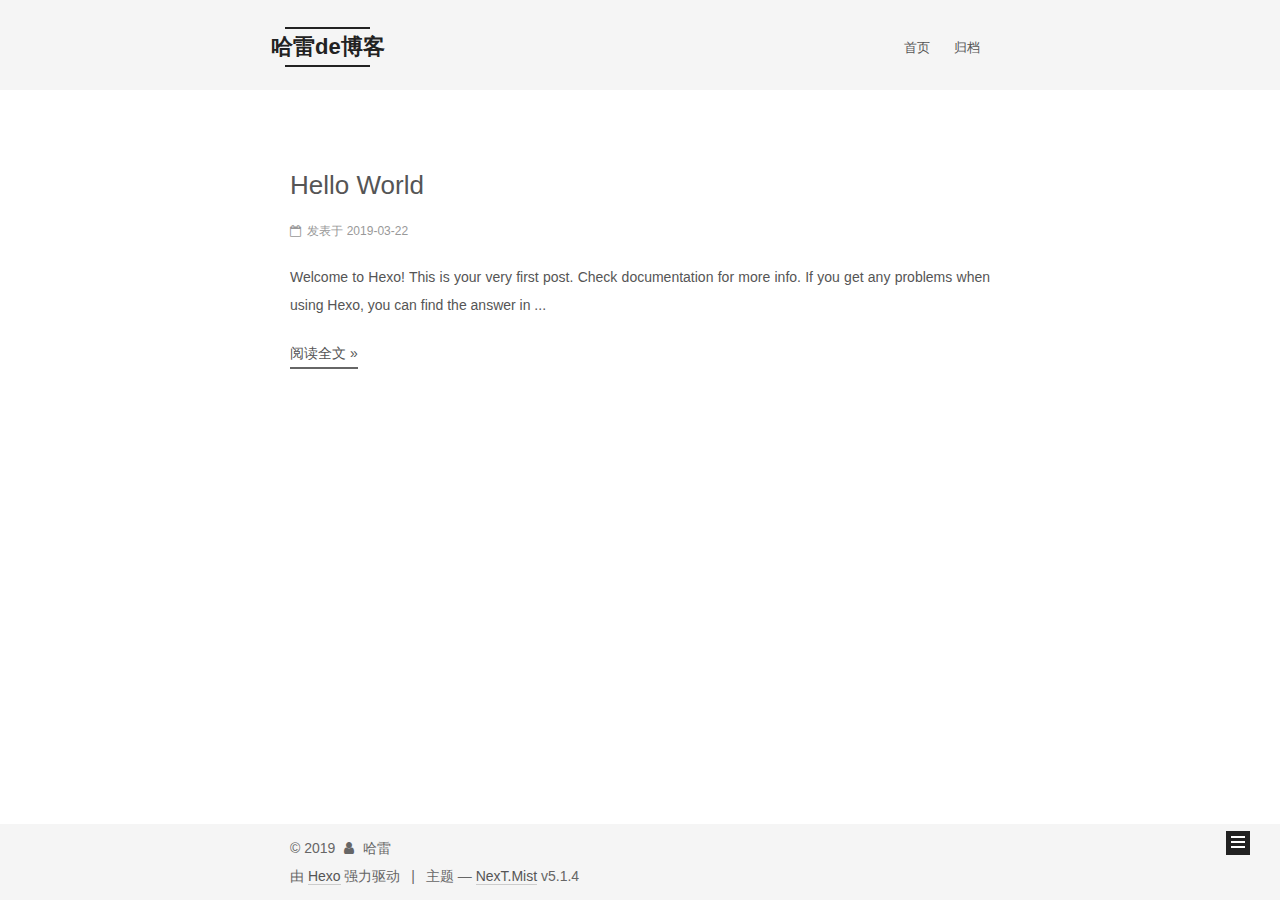
<file: index.html>
<!DOCTYPE html>




<html class="theme-next mist" lang="zh-Hans">
<head><meta name="generator" content="Hexo 3.8.0">
  <meta charset="UTF-8">
<meta http-equiv="X-UA-Compatible" content="IE=edge">
<meta name="viewport" content="width=device-width, initial-scale=1, maximum-scale=1">
<meta name="theme-color" content="#222">



  
  
    
    
  <script src="/lib/pace/pace.min.js?v=1.0.2"></script>
  <link href="/lib/pace/pace-theme-minimal.min.css?v=1.0.2" rel="stylesheet">







<meta http-equiv="Cache-Control" content="no-transform">
<meta http-equiv="Cache-Control" content="no-siteapp">
















  
  
  <link href="/lib/fancybox/source/jquery.fancybox.css?v=2.1.5" rel="stylesheet" type="text/css">







<link href="/lib/font-awesome/css/font-awesome.min.css?v=4.6.2" rel="stylesheet" type="text/css">

<link href="/css/main.css?v=5.1.4" rel="stylesheet" type="text/css">


  <link rel="apple-touch-icon" sizes="180x180" href="/images/apple-touch-icon-next.png?v=5.1.4">


  <link rel="icon" type="image/png" sizes="32x32" href="/images/favicon-32x32-next.png?v=5.1.4">


  <link rel="icon" type="image/png" sizes="16x16" href="/images/favicon-16x16-next.png?v=5.1.4">


  <link rel="mask-icon" href="/images/logo.svg?v=5.1.4" color="#222">





  <meta name="keywords" content="Hexo, NexT">










<meta name="description" content="力量源于思想">
<meta property="og:type" content="website">
<meta property="og:title" content="哈雷de博客">
<meta property="og:url" content="https://halley2019.github.io/index.html">
<meta property="og:site_name" content="哈雷de博客">
<meta property="og:description" content="力量源于思想">
<meta property="og:locale" content="zh-Hans">
<meta name="twitter:card" content="summary">
<meta name="twitter:title" content="哈雷de博客">
<meta name="twitter:description" content="力量源于思想">



<script type="text/javascript" id="hexo.configurations">
  var NexT = window.NexT || {};
  var CONFIG = {
    root: '/',
    scheme: 'Mist',
    version: '5.1.4',
    sidebar: {"position":"left","display":"post","offset":12,"b2t":false,"scrollpercent":false,"onmobile":false},
    fancybox: true,
    tabs: true,
    motion: {"enable":false,"async":false,"transition":{"post_block":"fadeIn","post_header":"slideDownIn","post_body":"slideDownIn","coll_header":"slideLeftIn","sidebar":"slideUpIn"}},
    duoshuo: {
      userId: '0',
      author: '博主'
    },
    algolia: {
      applicationID: '',
      apiKey: '',
      indexName: '',
      hits: {"per_page":10},
      labels: {"input_placeholder":"Search for Posts","hits_empty":"We didn't find any results for the search: ${query}","hits_stats":"${hits} results found in ${time} ms"}
    }
  };
</script>



  <link rel="canonical" href="https://halley2019.github.io/">





  <title>哈雷de博客</title>
  








</head>

<body itemscope itemtype="http://schema.org/WebPage" lang="zh-Hans">

  
  
    
  

  <div class="container sidebar-position-left 
  page-home">
    <div class="headband"></div>

    <header id="header" class="header" itemscope itemtype="http://schema.org/WPHeader">
      <div class="header-inner"><div class="site-brand-wrapper">
  <div class="site-meta ">
    

    <div class="custom-logo-site-title">
      <a href="/" class="brand" rel="start">
        <span class="logo-line-before"><i></i></span>
        <span class="site-title">哈雷de博客</span>
        <span class="logo-line-after"><i></i></span>
      </a>
    </div>
      
        <p class="site-subtitle"></p>
      
  </div>

  <div class="site-nav-toggle">
    <button>
      <span class="btn-bar"></span>
      <span class="btn-bar"></span>
      <span class="btn-bar"></span>
    </button>
  </div>
</div>

<nav class="site-nav">
  

  
    <ul id="menu" class="menu">
      
        
        <li class="menu-item menu-item-home">
          <a href="/" rel="section">
            
            首页
          </a>
        </li>
      
        
        <li class="menu-item menu-item-archives">
          <a href="/archives/" rel="section">
            
            归档
          </a>
        </li>
      

      
    </ul>
  

  
</nav>



 </div>
    </header>

    <main id="main" class="main">
      <div class="main-inner">
        <div class="content-wrap">
          <div id="content" class="content">
            
  <section id="posts" class="posts-expand">
    
      

  

  
  
  

  <article class="post post-type-normal" itemscope itemtype="http://schema.org/Article">
  
  
  
  <div class="post-block">
    <link itemprop="mainEntityOfPage" href="https://halley2019.github.io/2019/03/22/hello-world/">

    <span hidden itemprop="author" itemscope itemtype="http://schema.org/Person">
      <meta itemprop="name" content="哈雷">
      <meta itemprop="description" content>
      <meta itemprop="image" content="/uploads/avatar.png">
    </span>

    <span hidden itemprop="publisher" itemscope itemtype="http://schema.org/Organization">
      <meta itemprop="name" content="哈雷de博客">
    </span>

    
      <header class="post-header">

        
        
          <h1 class="post-title" itemprop="name headline">
                
                <a class="post-title-link" href="/2019/03/22/hello-world/" itemprop="url">Hello World</a></h1>
        

        <div class="post-meta">
          <span class="post-time">
            
              <span class="post-meta-item-icon">
                <i class="fa fa-calendar-o"></i>
              </span>
              
                <span class="post-meta-item-text">发表于</span>
              
              <time title="创建于" itemprop="dateCreated datePublished" datetime="2019-03-22T00:36:28+08:00">
                2019-03-22
              </time>
            

            

            
          </span>

          

          
            
          

          
          

          

          

          

        </div>
      </header>
    

    
    
    
    <div class="post-body" itemprop="articleBody">

      
      

      
        
          
          Welcome to Hexo! This is your very first post. Check documentation for more info. If you get any problems when using Hexo, you can find the answer in 
          ...
          <!--noindex-->
          <div class="post-button text-center">
            <a class="btn" href="/2019/03/22/hello-world/#more" rel="contents">
              阅读全文 &raquo;
            </a>
          </div>
          <!--/noindex-->
        
      
    </div>
    
    
    

    

    

    

    <footer class="post-footer">
      

      

      

      
      
        <div class="post-eof"></div>
      
    </footer>
  </div>
  
  
  
  </article>


    
  </section>

  


          </div>
          


          

        </div>
        
          
  
  <div class="sidebar-toggle">
    <div class="sidebar-toggle-line-wrap">
      <span class="sidebar-toggle-line sidebar-toggle-line-first"></span>
      <span class="sidebar-toggle-line sidebar-toggle-line-middle"></span>
      <span class="sidebar-toggle-line sidebar-toggle-line-last"></span>
    </div>
  </div>

  <aside id="sidebar" class="sidebar">
    
    <div class="sidebar-inner">

      

      

      <section class="site-overview-wrap sidebar-panel sidebar-panel-active">
        <div class="site-overview">
          <div class="site-author motion-element" itemprop="author" itemscope itemtype="http://schema.org/Person">
            
              <img class="site-author-image" itemprop="image" src="/uploads/avatar.png" alt="哈雷">
            
              <p class="site-author-name" itemprop="name">哈雷</p>
              <p class="site-description motion-element" itemprop="description">力量源于思想</p>
          </div>

          <nav class="site-state motion-element">

            
              <div class="site-state-item site-state-posts">
              
                <a href="/archives/">
              
                  <span class="site-state-item-count">1</span>
                  <span class="site-state-item-name">日志</span>
                </a>
              </div>
            

            

            

          </nav>

          

          

          
          

          
          

          

        </div>
      </section>

      

      

    </div>
  </aside>


        
      </div>
    </main>

    <footer id="footer" class="footer">
      <div class="footer-inner">
        <div class="copyright">&copy; <span itemprop="copyrightYear">2019</span>
  <span class="with-love">
    <i class="fa fa-user"></i>
  </span>
  <span class="author" itemprop="copyrightHolder">哈雷</span>

  
</div>


  <div class="powered-by">由 <a class="theme-link" target="_blank" href="https://hexo.io">Hexo</a> 强力驱动</div>



  <span class="post-meta-divider">|</span>



  <div class="theme-info">主题 &mdash; <a class="theme-link" target="_blank" href="https://github.com/iissnan/hexo-theme-next">NexT.Mist</a> v5.1.4</div>




        







        
      </div>
    </footer>

    
      <div class="back-to-top">
        <i class="fa fa-arrow-up"></i>
        
      </div>
    

    

  </div>

  

<script type="text/javascript">
  if (Object.prototype.toString.call(window.Promise) !== '[object Function]') {
    window.Promise = null;
  }
</script>









  












  
  
    <script type="text/javascript" src="/lib/jquery/index.js?v=2.1.3"></script>
  

  
  
    <script type="text/javascript" src="/lib/fastclick/lib/fastclick.min.js?v=1.0.6"></script>
  

  
  
    <script type="text/javascript" src="/lib/jquery_lazyload/jquery.lazyload.js?v=1.9.7"></script>
  

  
  
    <script type="text/javascript" src="/lib/velocity/velocity.min.js?v=1.2.1"></script>
  

  
  
    <script type="text/javascript" src="/lib/velocity/velocity.ui.min.js?v=1.2.1"></script>
  

  
  
    <script type="text/javascript" src="/lib/fancybox/source/jquery.fancybox.pack.js?v=2.1.5"></script>
  


  


  <script type="text/javascript" src="/js/src/utils.js?v=5.1.4"></script>

  <script type="text/javascript" src="/js/src/motion.js?v=5.1.4"></script>



  
  

  

  


  <script type="text/javascript" src="/js/src/bootstrap.js?v=5.1.4"></script>



  


  




	





  





  












  





  

  

  

  
  

  

  

  

</body>
</html>
</file>
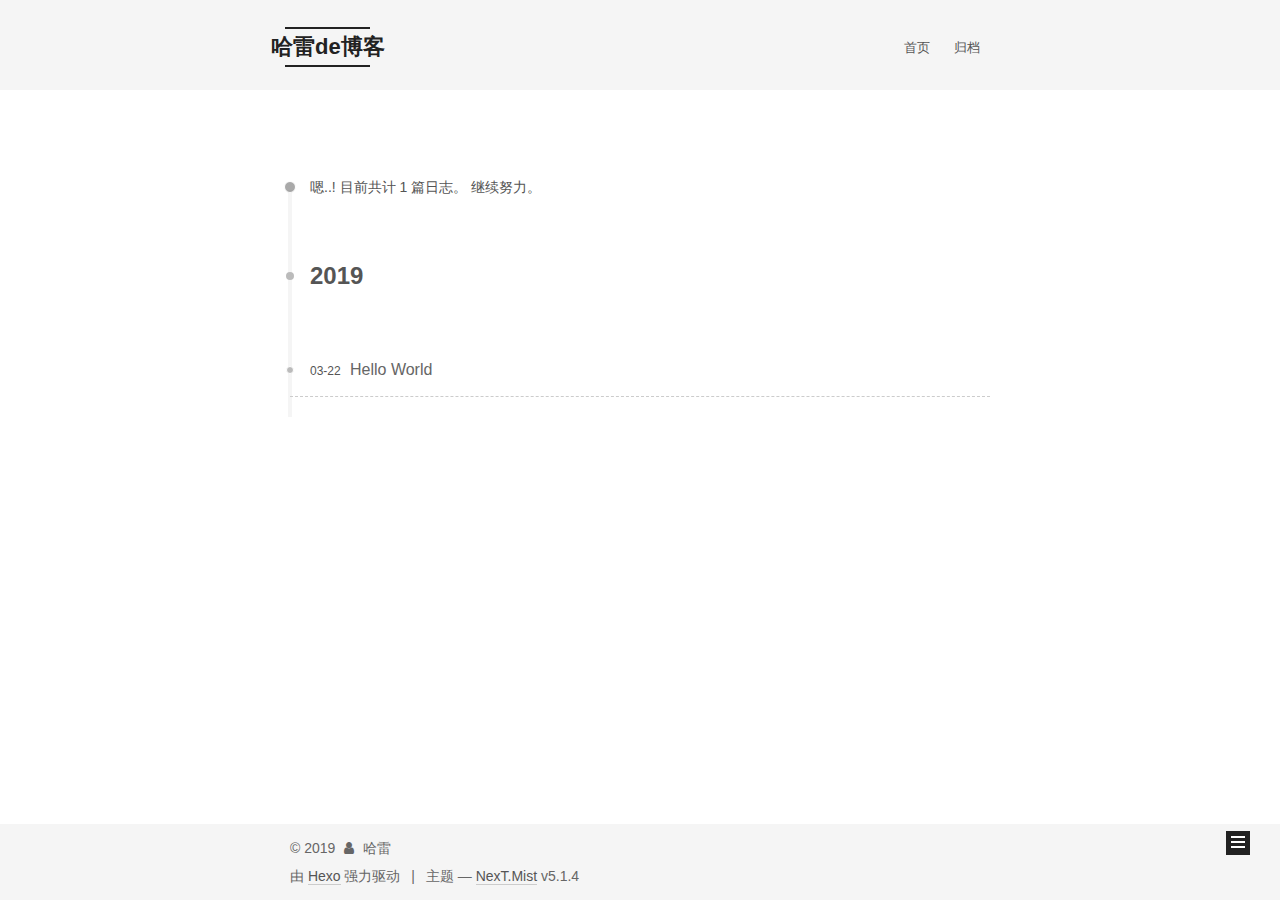
<file: archives/index.html>
<!DOCTYPE html>




<html class="theme-next mist" lang="zh-Hans">
<head><meta name="generator" content="Hexo 3.8.0">
  <meta charset="UTF-8">
<meta http-equiv="X-UA-Compatible" content="IE=edge">
<meta name="viewport" content="width=device-width, initial-scale=1, maximum-scale=1">
<meta name="theme-color" content="#222">



  
  
    
    
  <script src="/lib/pace/pace.min.js?v=1.0.2"></script>
  <link href="/lib/pace/pace-theme-minimal.min.css?v=1.0.2" rel="stylesheet">







<meta http-equiv="Cache-Control" content="no-transform">
<meta http-equiv="Cache-Control" content="no-siteapp">
















  
  
  <link href="/lib/fancybox/source/jquery.fancybox.css?v=2.1.5" rel="stylesheet" type="text/css">







<link href="/lib/font-awesome/css/font-awesome.min.css?v=4.6.2" rel="stylesheet" type="text/css">

<link href="/css/main.css?v=5.1.4" rel="stylesheet" type="text/css">


  <link rel="apple-touch-icon" sizes="180x180" href="/images/apple-touch-icon-next.png?v=5.1.4">


  <link rel="icon" type="image/png" sizes="32x32" href="/images/favicon-32x32-next.png?v=5.1.4">


  <link rel="icon" type="image/png" sizes="16x16" href="/images/favicon-16x16-next.png?v=5.1.4">


  <link rel="mask-icon" href="/images/logo.svg?v=5.1.4" color="#222">





  <meta name="keywords" content="Hexo, NexT">










<meta name="description" content="力量源于思想">
<meta property="og:type" content="website">
<meta property="og:title" content="哈雷de博客">
<meta property="og:url" content="https://halley2019.github.io/archives/index.html">
<meta property="og:site_name" content="哈雷de博客">
<meta property="og:description" content="力量源于思想">
<meta property="og:locale" content="zh-Hans">
<meta name="twitter:card" content="summary">
<meta name="twitter:title" content="哈雷de博客">
<meta name="twitter:description" content="力量源于思想">



<script type="text/javascript" id="hexo.configurations">
  var NexT = window.NexT || {};
  var CONFIG = {
    root: '/',
    scheme: 'Mist',
    version: '5.1.4',
    sidebar: {"position":"left","display":"post","offset":12,"b2t":false,"scrollpercent":false,"onmobile":false},
    fancybox: true,
    tabs: true,
    motion: {"enable":false,"async":false,"transition":{"post_block":"fadeIn","post_header":"slideDownIn","post_body":"slideDownIn","coll_header":"slideLeftIn","sidebar":"slideUpIn"}},
    duoshuo: {
      userId: '0',
      author: '博主'
    },
    algolia: {
      applicationID: '',
      apiKey: '',
      indexName: '',
      hits: {"per_page":10},
      labels: {"input_placeholder":"Search for Posts","hits_empty":"We didn't find any results for the search: ${query}","hits_stats":"${hits} results found in ${time} ms"}
    }
  };
</script>



  <link rel="canonical" href="https://halley2019.github.io/archives/">





  <title>归档 | 哈雷de博客</title>
  








</head>

<body itemscope itemtype="http://schema.org/WebPage" lang="zh-Hans">

  
  
    
  

  <div class="container sidebar-position-left page-archive">
    <div class="headband"></div>

    <header id="header" class="header" itemscope itemtype="http://schema.org/WPHeader">
      <div class="header-inner"><div class="site-brand-wrapper">
  <div class="site-meta ">
    

    <div class="custom-logo-site-title">
      <a href="/" class="brand" rel="start">
        <span class="logo-line-before"><i></i></span>
        <span class="site-title">哈雷de博客</span>
        <span class="logo-line-after"><i></i></span>
      </a>
    </div>
      
        <p class="site-subtitle"></p>
      
  </div>

  <div class="site-nav-toggle">
    <button>
      <span class="btn-bar"></span>
      <span class="btn-bar"></span>
      <span class="btn-bar"></span>
    </button>
  </div>
</div>

<nav class="site-nav">
  

  
    <ul id="menu" class="menu">
      
        
        <li class="menu-item menu-item-home">
          <a href="/" rel="section">
            
            首页
          </a>
        </li>
      
        
        <li class="menu-item menu-item-archives">
          <a href="/archives/" rel="section">
            
            归档
          </a>
        </li>
      

      
    </ul>
  

  
</nav>



 </div>
    </header>

    <main id="main" class="main">
      <div class="main-inner">
        <div class="content-wrap">
          <div id="content" class="content">
            

  
  
  
  <div class="post-block archive">
    <div id="posts" class="posts-collapse">
      <span class="archive-move-on"></span>

      <span class="archive-page-counter">
        
        
        
          
        
        嗯..! 目前共计 1 篇日志。 继续努力。
      </span>

      

        
        
        

        
          
          <div class="collection-title">
            <h1 class="archive-year" id="archive-year-2019">2019</h1>
          </div>
        
        

        

  <article class="post post-type-normal" itemscope itemtype="http://schema.org/Article">
    <header class="post-header">

      <h2 class="post-title">
        
            <a class="post-title-link" href="/2019/03/22/hello-world/" itemprop="url">
              
                <span itemprop="name">Hello World</span>
              
            </a>
        
      </h2>

      <div class="post-meta">
        <time class="post-time" itemprop="dateCreated" datetime="2019-03-22T00:36:28+08:00" content="2019-03-22">
          03-22
        </time>
      </div>

    </header>
  </article>



      

    </div>
  </div>
  
  
  

  



          </div>
          


          

        </div>
        
          
  
  <div class="sidebar-toggle">
    <div class="sidebar-toggle-line-wrap">
      <span class="sidebar-toggle-line sidebar-toggle-line-first"></span>
      <span class="sidebar-toggle-line sidebar-toggle-line-middle"></span>
      <span class="sidebar-toggle-line sidebar-toggle-line-last"></span>
    </div>
  </div>

  <aside id="sidebar" class="sidebar">
    
    <div class="sidebar-inner">

      

      

      <section class="site-overview-wrap sidebar-panel sidebar-panel-active">
        <div class="site-overview">
          <div class="site-author motion-element" itemprop="author" itemscope itemtype="http://schema.org/Person">
            
              <img class="site-author-image" itemprop="image" src="/uploads/avatar.png" alt="哈雷">
            
              <p class="site-author-name" itemprop="name">哈雷</p>
              <p class="site-description motion-element" itemprop="description">力量源于思想</p>
          </div>

          <nav class="site-state motion-element">

            
              <div class="site-state-item site-state-posts">
              
                <a href="/archives/">
              
                  <span class="site-state-item-count">1</span>
                  <span class="site-state-item-name">日志</span>
                </a>
              </div>
            

            

            

          </nav>

          

          

          
          

          
          

          

        </div>
      </section>

      

      

    </div>
  </aside>


        
      </div>
    </main>

    <footer id="footer" class="footer">
      <div class="footer-inner">
        <div class="copyright">&copy; <span itemprop="copyrightYear">2019</span>
  <span class="with-love">
    <i class="fa fa-user"></i>
  </span>
  <span class="author" itemprop="copyrightHolder">哈雷</span>

  
</div>


  <div class="powered-by">由 <a class="theme-link" target="_blank" href="https://hexo.io">Hexo</a> 强力驱动</div>



  <span class="post-meta-divider">|</span>



  <div class="theme-info">主题 &mdash; <a class="theme-link" target="_blank" href="https://github.com/iissnan/hexo-theme-next">NexT.Mist</a> v5.1.4</div>




        







        
      </div>
    </footer>

    
      <div class="back-to-top">
        <i class="fa fa-arrow-up"></i>
        
      </div>
    

    

  </div>

  

<script type="text/javascript">
  if (Object.prototype.toString.call(window.Promise) !== '[object Function]') {
    window.Promise = null;
  }
</script>









  












  
  
    <script type="text/javascript" src="/lib/jquery/index.js?v=2.1.3"></script>
  

  
  
    <script type="text/javascript" src="/lib/fastclick/lib/fastclick.min.js?v=1.0.6"></script>
  

  
  
    <script type="text/javascript" src="/lib/jquery_lazyload/jquery.lazyload.js?v=1.9.7"></script>
  

  
  
    <script type="text/javascript" src="/lib/velocity/velocity.min.js?v=1.2.1"></script>
  

  
  
    <script type="text/javascript" src="/lib/velocity/velocity.ui.min.js?v=1.2.1"></script>
  

  
  
    <script type="text/javascript" src="/lib/fancybox/source/jquery.fancybox.pack.js?v=2.1.5"></script>
  


  


  <script type="text/javascript" src="/js/src/utils.js?v=5.1.4"></script>

  <script type="text/javascript" src="/js/src/motion.js?v=5.1.4"></script>



  
  

  

  


  <script type="text/javascript" src="/js/src/bootstrap.js?v=5.1.4"></script>



  


  




	





  





  












  





  

  

  

  
  

  

  

  

</body>
</html>
</file>
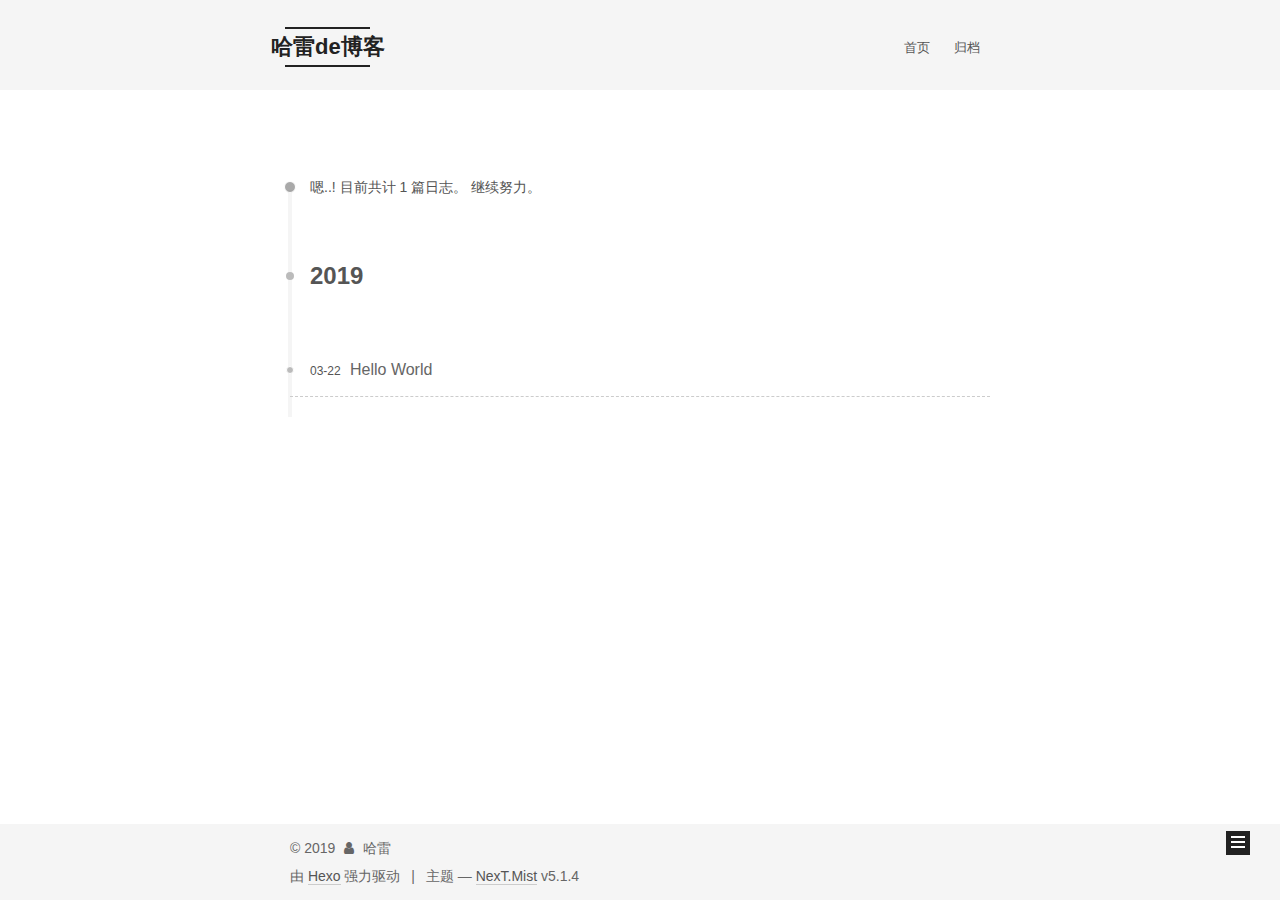
<file: archives/2019/index.html>
<!DOCTYPE html>




<html class="theme-next mist" lang="zh-Hans">
<head><meta name="generator" content="Hexo 3.8.0">
  <meta charset="UTF-8">
<meta http-equiv="X-UA-Compatible" content="IE=edge">
<meta name="viewport" content="width=device-width, initial-scale=1, maximum-scale=1">
<meta name="theme-color" content="#222">



  
  
    
    
  <script src="/lib/pace/pace.min.js?v=1.0.2"></script>
  <link href="/lib/pace/pace-theme-minimal.min.css?v=1.0.2" rel="stylesheet">







<meta http-equiv="Cache-Control" content="no-transform">
<meta http-equiv="Cache-Control" content="no-siteapp">
















  
  
  <link href="/lib/fancybox/source/jquery.fancybox.css?v=2.1.5" rel="stylesheet" type="text/css">







<link href="/lib/font-awesome/css/font-awesome.min.css?v=4.6.2" rel="stylesheet" type="text/css">

<link href="/css/main.css?v=5.1.4" rel="stylesheet" type="text/css">


  <link rel="apple-touch-icon" sizes="180x180" href="/images/apple-touch-icon-next.png?v=5.1.4">


  <link rel="icon" type="image/png" sizes="32x32" href="/images/favicon-32x32-next.png?v=5.1.4">


  <link rel="icon" type="image/png" sizes="16x16" href="/images/favicon-16x16-next.png?v=5.1.4">


  <link rel="mask-icon" href="/images/logo.svg?v=5.1.4" color="#222">





  <meta name="keywords" content="Hexo, NexT">










<meta name="description" content="力量源于思想">
<meta property="og:type" content="website">
<meta property="og:title" content="哈雷de博客">
<meta property="og:url" content="https://halley2019.github.io/archives/2019/index.html">
<meta property="og:site_name" content="哈雷de博客">
<meta property="og:description" content="力量源于思想">
<meta property="og:locale" content="zh-Hans">
<meta name="twitter:card" content="summary">
<meta name="twitter:title" content="哈雷de博客">
<meta name="twitter:description" content="力量源于思想">



<script type="text/javascript" id="hexo.configurations">
  var NexT = window.NexT || {};
  var CONFIG = {
    root: '/',
    scheme: 'Mist',
    version: '5.1.4',
    sidebar: {"position":"left","display":"post","offset":12,"b2t":false,"scrollpercent":false,"onmobile":false},
    fancybox: true,
    tabs: true,
    motion: {"enable":false,"async":false,"transition":{"post_block":"fadeIn","post_header":"slideDownIn","post_body":"slideDownIn","coll_header":"slideLeftIn","sidebar":"slideUpIn"}},
    duoshuo: {
      userId: '0',
      author: '博主'
    },
    algolia: {
      applicationID: '',
      apiKey: '',
      indexName: '',
      hits: {"per_page":10},
      labels: {"input_placeholder":"Search for Posts","hits_empty":"We didn't find any results for the search: ${query}","hits_stats":"${hits} results found in ${time} ms"}
    }
  };
</script>



  <link rel="canonical" href="https://halley2019.github.io/archives/2019/">





  <title>归档 | 哈雷de博客</title>
  








</head>

<body itemscope itemtype="http://schema.org/WebPage" lang="zh-Hans">

  
  
    
  

  <div class="container sidebar-position-left page-archive">
    <div class="headband"></div>

    <header id="header" class="header" itemscope itemtype="http://schema.org/WPHeader">
      <div class="header-inner"><div class="site-brand-wrapper">
  <div class="site-meta ">
    

    <div class="custom-logo-site-title">
      <a href="/" class="brand" rel="start">
        <span class="logo-line-before"><i></i></span>
        <span class="site-title">哈雷de博客</span>
        <span class="logo-line-after"><i></i></span>
      </a>
    </div>
      
        <p class="site-subtitle"></p>
      
  </div>

  <div class="site-nav-toggle">
    <button>
      <span class="btn-bar"></span>
      <span class="btn-bar"></span>
      <span class="btn-bar"></span>
    </button>
  </div>
</div>

<nav class="site-nav">
  

  
    <ul id="menu" class="menu">
      
        
        <li class="menu-item menu-item-home">
          <a href="/" rel="section">
            
            首页
          </a>
        </li>
      
        
        <li class="menu-item menu-item-archives">
          <a href="/archives/" rel="section">
            
            归档
          </a>
        </li>
      

      
    </ul>
  

  
</nav>



 </div>
    </header>

    <main id="main" class="main">
      <div class="main-inner">
        <div class="content-wrap">
          <div id="content" class="content">
            

  
  
  
  <div class="post-block archive">
    <div id="posts" class="posts-collapse">
      <span class="archive-move-on"></span>

      <span class="archive-page-counter">
        
        
        
          
        
        嗯..! 目前共计 1 篇日志。 继续努力。
      </span>

      

        
        
        

        
          
          <div class="collection-title">
            <h1 class="archive-year" id="archive-year-2019">2019</h1>
          </div>
        
        

        

  <article class="post post-type-normal" itemscope itemtype="http://schema.org/Article">
    <header class="post-header">

      <h2 class="post-title">
        
            <a class="post-title-link" href="/2019/03/22/hello-world/" itemprop="url">
              
                <span itemprop="name">Hello World</span>
              
            </a>
        
      </h2>

      <div class="post-meta">
        <time class="post-time" itemprop="dateCreated" datetime="2019-03-22T00:36:28+08:00" content="2019-03-22">
          03-22
        </time>
      </div>

    </header>
  </article>



      

    </div>
  </div>
  
  
  

  



          </div>
          


          

        </div>
        
          
  
  <div class="sidebar-toggle">
    <div class="sidebar-toggle-line-wrap">
      <span class="sidebar-toggle-line sidebar-toggle-line-first"></span>
      <span class="sidebar-toggle-line sidebar-toggle-line-middle"></span>
      <span class="sidebar-toggle-line sidebar-toggle-line-last"></span>
    </div>
  </div>

  <aside id="sidebar" class="sidebar">
    
    <div class="sidebar-inner">

      

      

      <section class="site-overview-wrap sidebar-panel sidebar-panel-active">
        <div class="site-overview">
          <div class="site-author motion-element" itemprop="author" itemscope itemtype="http://schema.org/Person">
            
              <img class="site-author-image" itemprop="image" src="/uploads/avatar.png" alt="哈雷">
            
              <p class="site-author-name" itemprop="name">哈雷</p>
              <p class="site-description motion-element" itemprop="description">力量源于思想</p>
          </div>

          <nav class="site-state motion-element">

            
              <div class="site-state-item site-state-posts">
              
                <a href="/archives/">
              
                  <span class="site-state-item-count">1</span>
                  <span class="site-state-item-name">日志</span>
                </a>
              </div>
            

            

            

          </nav>

          

          

          
          

          
          

          

        </div>
      </section>

      

      

    </div>
  </aside>


        
      </div>
    </main>

    <footer id="footer" class="footer">
      <div class="footer-inner">
        <div class="copyright">&copy; <span itemprop="copyrightYear">2019</span>
  <span class="with-love">
    <i class="fa fa-user"></i>
  </span>
  <span class="author" itemprop="copyrightHolder">哈雷</span>

  
</div>


  <div class="powered-by">由 <a class="theme-link" target="_blank" href="https://hexo.io">Hexo</a> 强力驱动</div>



  <span class="post-meta-divider">|</span>



  <div class="theme-info">主题 &mdash; <a class="theme-link" target="_blank" href="https://github.com/iissnan/hexo-theme-next">NexT.Mist</a> v5.1.4</div>




        







        
      </div>
    </footer>

    
      <div class="back-to-top">
        <i class="fa fa-arrow-up"></i>
        
      </div>
    

    

  </div>

  

<script type="text/javascript">
  if (Object.prototype.toString.call(window.Promise) !== '[object Function]') {
    window.Promise = null;
  }
</script>









  












  
  
    <script type="text/javascript" src="/lib/jquery/index.js?v=2.1.3"></script>
  

  
  
    <script type="text/javascript" src="/lib/fastclick/lib/fastclick.min.js?v=1.0.6"></script>
  

  
  
    <script type="text/javascript" src="/lib/jquery_lazyload/jquery.lazyload.js?v=1.9.7"></script>
  

  
  
    <script type="text/javascript" src="/lib/velocity/velocity.min.js?v=1.2.1"></script>
  

  
  
    <script type="text/javascript" src="/lib/velocity/velocity.ui.min.js?v=1.2.1"></script>
  

  
  
    <script type="text/javascript" src="/lib/fancybox/source/jquery.fancybox.pack.js?v=2.1.5"></script>
  


  


  <script type="text/javascript" src="/js/src/utils.js?v=5.1.4"></script>

  <script type="text/javascript" src="/js/src/motion.js?v=5.1.4"></script>



  
  

  

  


  <script type="text/javascript" src="/js/src/bootstrap.js?v=5.1.4"></script>



  


  




	





  





  












  





  

  

  

  
  

  

  

  

</body>
</html>
</file>
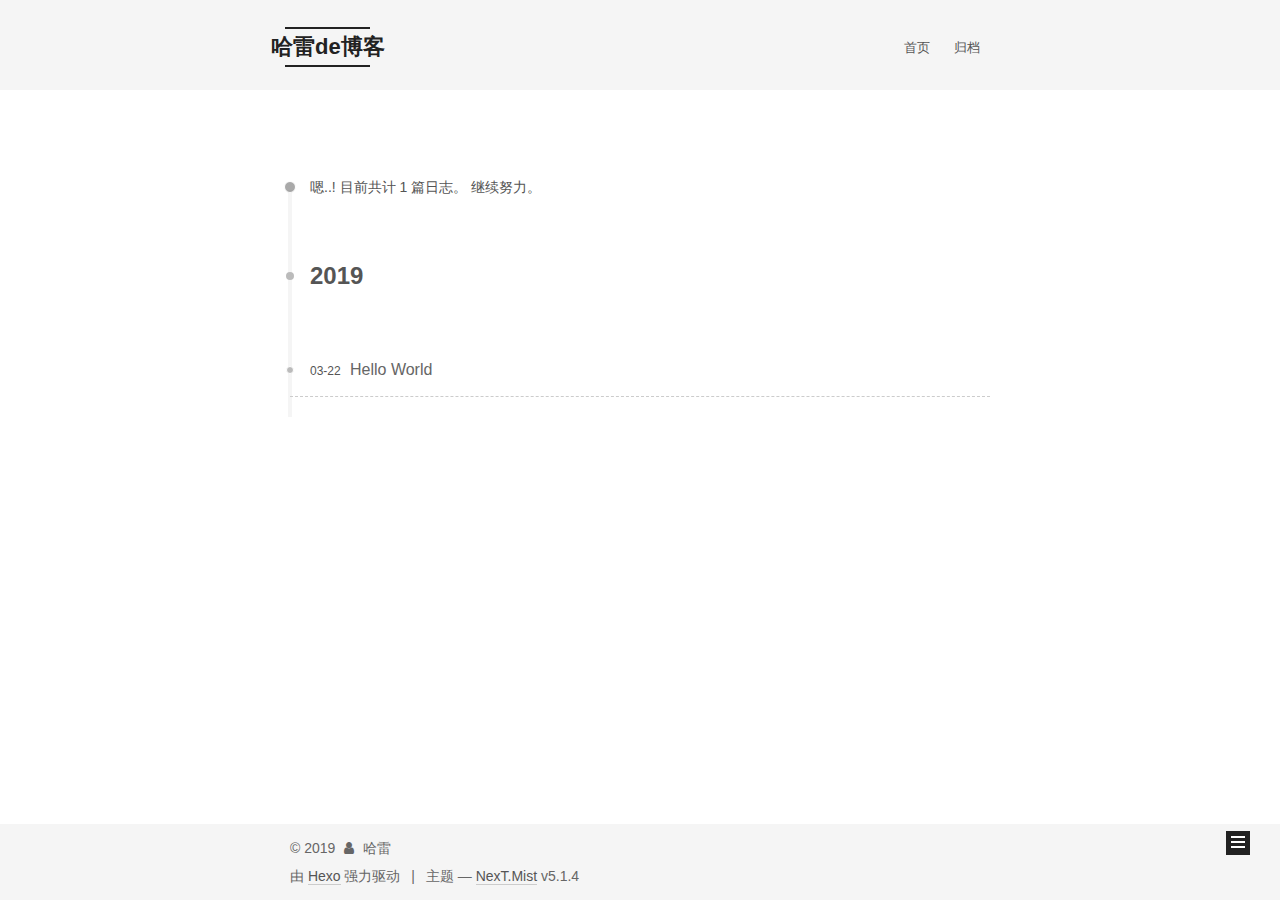
<file: archives/2019/03/index.html>
<!DOCTYPE html>




<html class="theme-next mist" lang="zh-Hans">
<head><meta name="generator" content="Hexo 3.8.0">
  <meta charset="UTF-8">
<meta http-equiv="X-UA-Compatible" content="IE=edge">
<meta name="viewport" content="width=device-width, initial-scale=1, maximum-scale=1">
<meta name="theme-color" content="#222">



  
  
    
    
  <script src="/lib/pace/pace.min.js?v=1.0.2"></script>
  <link href="/lib/pace/pace-theme-minimal.min.css?v=1.0.2" rel="stylesheet">







<meta http-equiv="Cache-Control" content="no-transform">
<meta http-equiv="Cache-Control" content="no-siteapp">
















  
  
  <link href="/lib/fancybox/source/jquery.fancybox.css?v=2.1.5" rel="stylesheet" type="text/css">







<link href="/lib/font-awesome/css/font-awesome.min.css?v=4.6.2" rel="stylesheet" type="text/css">

<link href="/css/main.css?v=5.1.4" rel="stylesheet" type="text/css">


  <link rel="apple-touch-icon" sizes="180x180" href="/images/apple-touch-icon-next.png?v=5.1.4">


  <link rel="icon" type="image/png" sizes="32x32" href="/images/favicon-32x32-next.png?v=5.1.4">


  <link rel="icon" type="image/png" sizes="16x16" href="/images/favicon-16x16-next.png?v=5.1.4">


  <link rel="mask-icon" href="/images/logo.svg?v=5.1.4" color="#222">





  <meta name="keywords" content="Hexo, NexT">










<meta name="description" content="力量源于思想">
<meta property="og:type" content="website">
<meta property="og:title" content="哈雷de博客">
<meta property="og:url" content="https://halley2019.github.io/archives/2019/03/index.html">
<meta property="og:site_name" content="哈雷de博客">
<meta property="og:description" content="力量源于思想">
<meta property="og:locale" content="zh-Hans">
<meta name="twitter:card" content="summary">
<meta name="twitter:title" content="哈雷de博客">
<meta name="twitter:description" content="力量源于思想">



<script type="text/javascript" id="hexo.configurations">
  var NexT = window.NexT || {};
  var CONFIG = {
    root: '/',
    scheme: 'Mist',
    version: '5.1.4',
    sidebar: {"position":"left","display":"post","offset":12,"b2t":false,"scrollpercent":false,"onmobile":false},
    fancybox: true,
    tabs: true,
    motion: {"enable":false,"async":false,"transition":{"post_block":"fadeIn","post_header":"slideDownIn","post_body":"slideDownIn","coll_header":"slideLeftIn","sidebar":"slideUpIn"}},
    duoshuo: {
      userId: '0',
      author: '博主'
    },
    algolia: {
      applicationID: '',
      apiKey: '',
      indexName: '',
      hits: {"per_page":10},
      labels: {"input_placeholder":"Search for Posts","hits_empty":"We didn't find any results for the search: ${query}","hits_stats":"${hits} results found in ${time} ms"}
    }
  };
</script>



  <link rel="canonical" href="https://halley2019.github.io/archives/2019/03/">





  <title>归档 | 哈雷de博客</title>
  








</head>

<body itemscope itemtype="http://schema.org/WebPage" lang="zh-Hans">

  
  
    
  

  <div class="container sidebar-position-left page-archive">
    <div class="headband"></div>

    <header id="header" class="header" itemscope itemtype="http://schema.org/WPHeader">
      <div class="header-inner"><div class="site-brand-wrapper">
  <div class="site-meta ">
    

    <div class="custom-logo-site-title">
      <a href="/" class="brand" rel="start">
        <span class="logo-line-before"><i></i></span>
        <span class="site-title">哈雷de博客</span>
        <span class="logo-line-after"><i></i></span>
      </a>
    </div>
      
        <p class="site-subtitle"></p>
      
  </div>

  <div class="site-nav-toggle">
    <button>
      <span class="btn-bar"></span>
      <span class="btn-bar"></span>
      <span class="btn-bar"></span>
    </button>
  </div>
</div>

<nav class="site-nav">
  

  
    <ul id="menu" class="menu">
      
        
        <li class="menu-item menu-item-home">
          <a href="/" rel="section">
            
            首页
          </a>
        </li>
      
        
        <li class="menu-item menu-item-archives">
          <a href="/archives/" rel="section">
            
            归档
          </a>
        </li>
      

      
    </ul>
  

  
</nav>



 </div>
    </header>

    <main id="main" class="main">
      <div class="main-inner">
        <div class="content-wrap">
          <div id="content" class="content">
            

  
  
  
  <div class="post-block archive">
    <div id="posts" class="posts-collapse">
      <span class="archive-move-on"></span>

      <span class="archive-page-counter">
        
        
        
          
        
        嗯..! 目前共计 1 篇日志。 继续努力。
      </span>

      

        
        
        

        
          
          <div class="collection-title">
            <h1 class="archive-year" id="archive-year-2019">2019</h1>
          </div>
        
        

        

  <article class="post post-type-normal" itemscope itemtype="http://schema.org/Article">
    <header class="post-header">

      <h2 class="post-title">
        
            <a class="post-title-link" href="/2019/03/22/hello-world/" itemprop="url">
              
                <span itemprop="name">Hello World</span>
              
            </a>
        
      </h2>

      <div class="post-meta">
        <time class="post-time" itemprop="dateCreated" datetime="2019-03-22T00:36:28+08:00" content="2019-03-22">
          03-22
        </time>
      </div>

    </header>
  </article>



      

    </div>
  </div>
  
  
  

  



          </div>
          


          

        </div>
        
          
  
  <div class="sidebar-toggle">
    <div class="sidebar-toggle-line-wrap">
      <span class="sidebar-toggle-line sidebar-toggle-line-first"></span>
      <span class="sidebar-toggle-line sidebar-toggle-line-middle"></span>
      <span class="sidebar-toggle-line sidebar-toggle-line-last"></span>
    </div>
  </div>

  <aside id="sidebar" class="sidebar">
    
    <div class="sidebar-inner">

      

      

      <section class="site-overview-wrap sidebar-panel sidebar-panel-active">
        <div class="site-overview">
          <div class="site-author motion-element" itemprop="author" itemscope itemtype="http://schema.org/Person">
            
              <img class="site-author-image" itemprop="image" src="/uploads/avatar.png" alt="哈雷">
            
              <p class="site-author-name" itemprop="name">哈雷</p>
              <p class="site-description motion-element" itemprop="description">力量源于思想</p>
          </div>

          <nav class="site-state motion-element">

            
              <div class="site-state-item site-state-posts">
              
                <a href="/archives/">
              
                  <span class="site-state-item-count">1</span>
                  <span class="site-state-item-name">日志</span>
                </a>
              </div>
            

            

            

          </nav>

          

          

          
          

          
          

          

        </div>
      </section>

      

      

    </div>
  </aside>


        
      </div>
    </main>

    <footer id="footer" class="footer">
      <div class="footer-inner">
        <div class="copyright">&copy; <span itemprop="copyrightYear">2019</span>
  <span class="with-love">
    <i class="fa fa-user"></i>
  </span>
  <span class="author" itemprop="copyrightHolder">哈雷</span>

  
</div>


  <div class="powered-by">由 <a class="theme-link" target="_blank" href="https://hexo.io">Hexo</a> 强力驱动</div>



  <span class="post-meta-divider">|</span>



  <div class="theme-info">主题 &mdash; <a class="theme-link" target="_blank" href="https://github.com/iissnan/hexo-theme-next">NexT.Mist</a> v5.1.4</div>




        







        
      </div>
    </footer>

    
      <div class="back-to-top">
        <i class="fa fa-arrow-up"></i>
        
      </div>
    

    

  </div>

  

<script type="text/javascript">
  if (Object.prototype.toString.call(window.Promise) !== '[object Function]') {
    window.Promise = null;
  }
</script>









  












  
  
    <script type="text/javascript" src="/lib/jquery/index.js?v=2.1.3"></script>
  

  
  
    <script type="text/javascript" src="/lib/fastclick/lib/fastclick.min.js?v=1.0.6"></script>
  

  
  
    <script type="text/javascript" src="/lib/jquery_lazyload/jquery.lazyload.js?v=1.9.7"></script>
  

  
  
    <script type="text/javascript" src="/lib/velocity/velocity.min.js?v=1.2.1"></script>
  

  
  
    <script type="text/javascript" src="/lib/velocity/velocity.ui.min.js?v=1.2.1"></script>
  

  
  
    <script type="text/javascript" src="/lib/fancybox/source/jquery.fancybox.pack.js?v=2.1.5"></script>
  


  


  <script type="text/javascript" src="/js/src/utils.js?v=5.1.4"></script>

  <script type="text/javascript" src="/js/src/motion.js?v=5.1.4"></script>



  
  

  

  


  <script type="text/javascript" src="/js/src/bootstrap.js?v=5.1.4"></script>



  


  




	





  





  












  





  

  

  

  
  

  

  

  

</body>
</html>
</file>
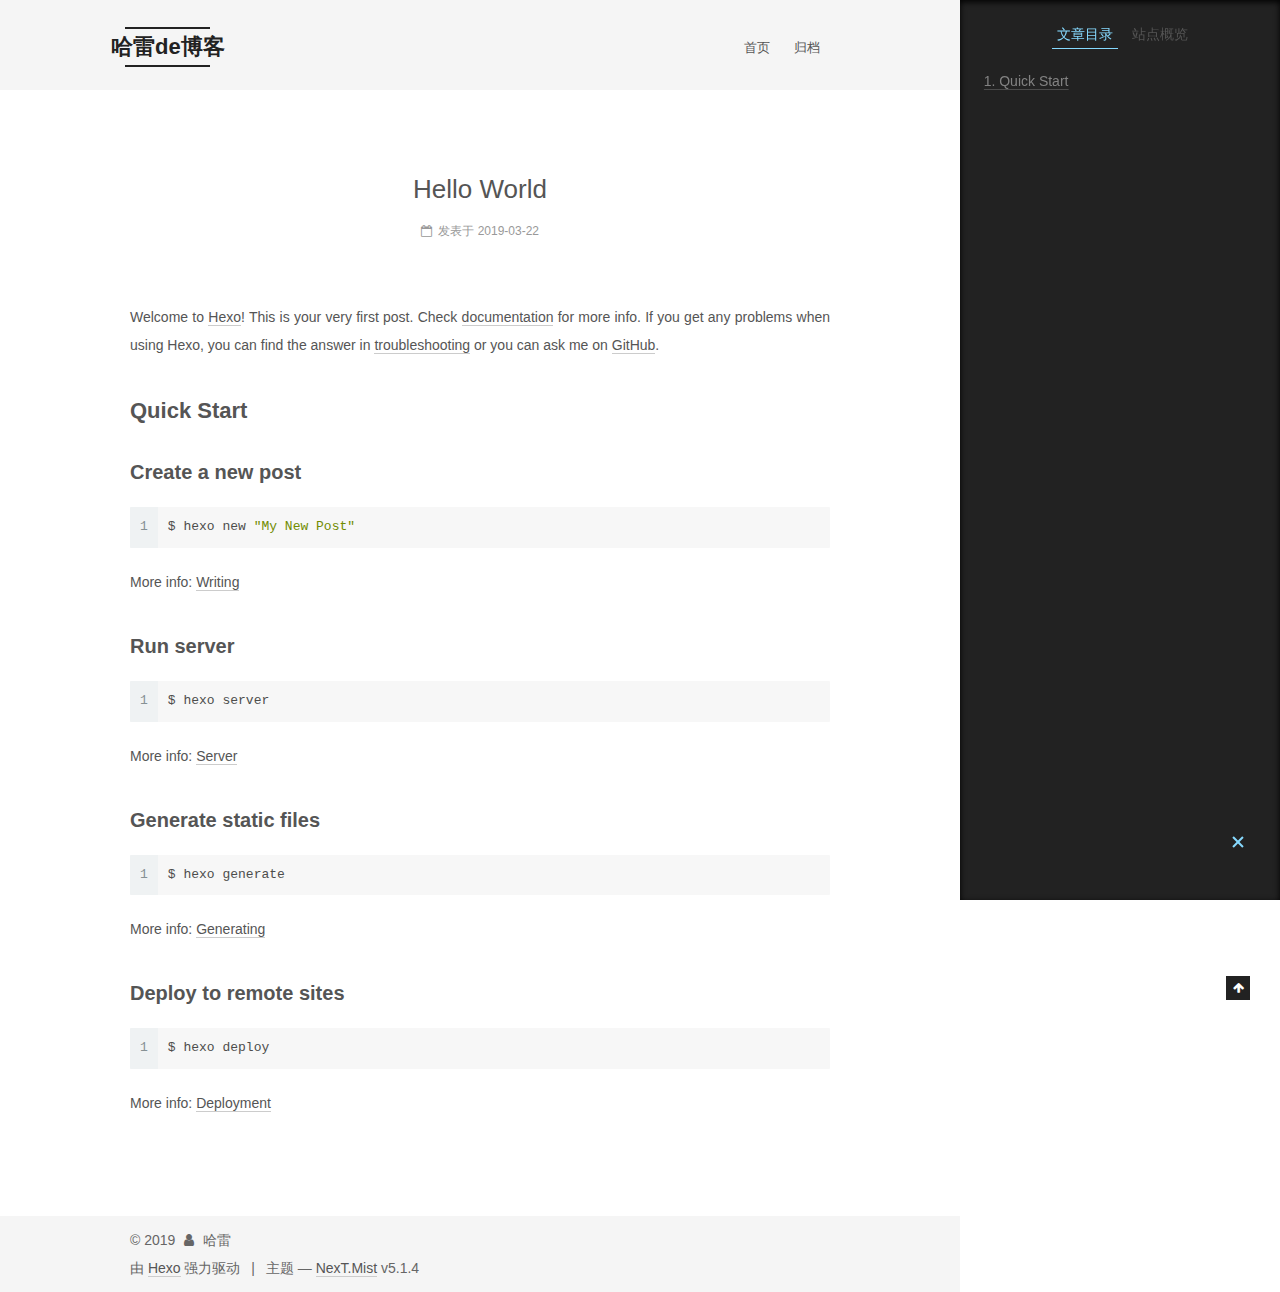
<file: 2019/03/22/hello-world/index.html>
<!DOCTYPE html>




<html class="theme-next mist" lang="zh-Hans">
<head><meta name="generator" content="Hexo 3.8.0">
  <meta charset="UTF-8">
<meta http-equiv="X-UA-Compatible" content="IE=edge">
<meta name="viewport" content="width=device-width, initial-scale=1, maximum-scale=1">
<meta name="theme-color" content="#222">



  
  
    
    
  <script src="/lib/pace/pace.min.js?v=1.0.2"></script>
  <link href="/lib/pace/pace-theme-minimal.min.css?v=1.0.2" rel="stylesheet">







<meta http-equiv="Cache-Control" content="no-transform">
<meta http-equiv="Cache-Control" content="no-siteapp">
















  
  
  <link href="/lib/fancybox/source/jquery.fancybox.css?v=2.1.5" rel="stylesheet" type="text/css">







<link href="/lib/font-awesome/css/font-awesome.min.css?v=4.6.2" rel="stylesheet" type="text/css">

<link href="/css/main.css?v=5.1.4" rel="stylesheet" type="text/css">


  <link rel="apple-touch-icon" sizes="180x180" href="/images/apple-touch-icon-next.png?v=5.1.4">


  <link rel="icon" type="image/png" sizes="32x32" href="/images/favicon-32x32-next.png?v=5.1.4">


  <link rel="icon" type="image/png" sizes="16x16" href="/images/favicon-16x16-next.png?v=5.1.4">


  <link rel="mask-icon" href="/images/logo.svg?v=5.1.4" color="#222">





  <meta name="keywords" content="Hexo, NexT">










<meta name="description" content="Welcome to Hexo! This is your very first post. Check documentation for more info. If you get any problems when using Hexo, you can find the answer in troubleshooting or you can ask me on GitHub. Quick">
<meta property="og:type" content="article">
<meta property="og:title" content="Hello World">
<meta property="og:url" content="https://halley2019.github.io/2019/03/22/hello-world/index.html">
<meta property="og:site_name" content="哈雷de博客">
<meta property="og:description" content="Welcome to Hexo! This is your very first post. Check documentation for more info. If you get any problems when using Hexo, you can find the answer in troubleshooting or you can ask me on GitHub. Quick">
<meta property="og:locale" content="zh-Hans">
<meta property="og:updated_time" content="2019-03-21T16:36:28.000Z">
<meta name="twitter:card" content="summary">
<meta name="twitter:title" content="Hello World">
<meta name="twitter:description" content="Welcome to Hexo! This is your very first post. Check documentation for more info. If you get any problems when using Hexo, you can find the answer in troubleshooting or you can ask me on GitHub. Quick">



<script type="text/javascript" id="hexo.configurations">
  var NexT = window.NexT || {};
  var CONFIG = {
    root: '/',
    scheme: 'Mist',
    version: '5.1.4',
    sidebar: {"position":"left","display":"post","offset":12,"b2t":false,"scrollpercent":false,"onmobile":false},
    fancybox: true,
    tabs: true,
    motion: {"enable":false,"async":false,"transition":{"post_block":"fadeIn","post_header":"slideDownIn","post_body":"slideDownIn","coll_header":"slideLeftIn","sidebar":"slideUpIn"}},
    duoshuo: {
      userId: '0',
      author: '博主'
    },
    algolia: {
      applicationID: '',
      apiKey: '',
      indexName: '',
      hits: {"per_page":10},
      labels: {"input_placeholder":"Search for Posts","hits_empty":"We didn't find any results for the search: ${query}","hits_stats":"${hits} results found in ${time} ms"}
    }
  };
</script>



  <link rel="canonical" href="https://halley2019.github.io/2019/03/22/hello-world/">





  <title>Hello World | 哈雷de博客</title>
  








</head>

<body itemscope itemtype="http://schema.org/WebPage" lang="zh-Hans">

  
  
    
  

  <div class="container sidebar-position-left page-post-detail">
    <div class="headband"></div>

    <header id="header" class="header" itemscope itemtype="http://schema.org/WPHeader">
      <div class="header-inner"><div class="site-brand-wrapper">
  <div class="site-meta ">
    

    <div class="custom-logo-site-title">
      <a href="/" class="brand" rel="start">
        <span class="logo-line-before"><i></i></span>
        <span class="site-title">哈雷de博客</span>
        <span class="logo-line-after"><i></i></span>
      </a>
    </div>
      
        <p class="site-subtitle"></p>
      
  </div>

  <div class="site-nav-toggle">
    <button>
      <span class="btn-bar"></span>
      <span class="btn-bar"></span>
      <span class="btn-bar"></span>
    </button>
  </div>
</div>

<nav class="site-nav">
  

  
    <ul id="menu" class="menu">
      
        
        <li class="menu-item menu-item-home">
          <a href="/" rel="section">
            
            首页
          </a>
        </li>
      
        
        <li class="menu-item menu-item-archives">
          <a href="/archives/" rel="section">
            
            归档
          </a>
        </li>
      

      
    </ul>
  

  
</nav>



 </div>
    </header>

    <main id="main" class="main">
      <div class="main-inner">
        <div class="content-wrap">
          <div id="content" class="content">
            

  <div id="posts" class="posts-expand">
    

  

  
  
  

  <article class="post post-type-normal" itemscope itemtype="http://schema.org/Article">
  
  
  
  <div class="post-block">
    <link itemprop="mainEntityOfPage" href="https://halley2019.github.io/2019/03/22/hello-world/">

    <span hidden itemprop="author" itemscope itemtype="http://schema.org/Person">
      <meta itemprop="name" content="哈雷">
      <meta itemprop="description" content>
      <meta itemprop="image" content="/uploads/avatar.png">
    </span>

    <span hidden itemprop="publisher" itemscope itemtype="http://schema.org/Organization">
      <meta itemprop="name" content="哈雷de博客">
    </span>

    
      <header class="post-header">

        
        
          <h1 class="post-title" itemprop="name headline">Hello World</h1>
        

        <div class="post-meta">
          <span class="post-time">
            
              <span class="post-meta-item-icon">
                <i class="fa fa-calendar-o"></i>
              </span>
              
                <span class="post-meta-item-text">发表于</span>
              
              <time title="创建于" itemprop="dateCreated datePublished" datetime="2019-03-22T00:36:28+08:00">
                2019-03-22
              </time>
            

            

            
          </span>

          

          
            
          

          
          

          

          

          

        </div>
      </header>
    

    
    
    
    <div class="post-body" itemprop="articleBody">

      
      

      
        <p>Welcome to <a href="https://hexo.io/" target="_blank" rel="noopener">Hexo</a>! This is your very first post. Check <a href="https://hexo.io/docs/" target="_blank" rel="noopener">documentation</a> for more info. If you get any problems when using Hexo, you can find the answer in <a href="https://hexo.io/docs/troubleshooting.html" target="_blank" rel="noopener">troubleshooting</a> or you can ask me on <a href="https://github.com/hexojs/hexo/issues" target="_blank" rel="noopener">GitHub</a>.</p>
<h2 id="Quick-Start"><a href="#Quick-Start" class="headerlink" title="Quick Start"></a>Quick Start</h2><h3 id="Create-a-new-post"><a href="#Create-a-new-post" class="headerlink" title="Create a new post"></a>Create a new post</h3><figure class="highlight bash"><table><tr><td class="gutter"><pre><span class="line">1</span><br></pre></td><td class="code"><pre><span class="line">$ hexo new <span class="string">"My New Post"</span></span><br></pre></td></tr></table></figure>
<p>More info: <a href="https://hexo.io/docs/writing.html" target="_blank" rel="noopener">Writing</a></p>
<h3 id="Run-server"><a href="#Run-server" class="headerlink" title="Run server"></a>Run server</h3><figure class="highlight bash"><table><tr><td class="gutter"><pre><span class="line">1</span><br></pre></td><td class="code"><pre><span class="line">$ hexo server</span><br></pre></td></tr></table></figure>
<p>More info: <a href="https://hexo.io/docs/server.html" target="_blank" rel="noopener">Server</a></p>
<h3 id="Generate-static-files"><a href="#Generate-static-files" class="headerlink" title="Generate static files"></a>Generate static files</h3><figure class="highlight bash"><table><tr><td class="gutter"><pre><span class="line">1</span><br></pre></td><td class="code"><pre><span class="line">$ hexo generate</span><br></pre></td></tr></table></figure>
<p>More info: <a href="https://hexo.io/docs/generating.html" target="_blank" rel="noopener">Generating</a></p>
<h3 id="Deploy-to-remote-sites"><a href="#Deploy-to-remote-sites" class="headerlink" title="Deploy to remote sites"></a>Deploy to remote sites</h3><figure class="highlight bash"><table><tr><td class="gutter"><pre><span class="line">1</span><br></pre></td><td class="code"><pre><span class="line">$ hexo deploy</span><br></pre></td></tr></table></figure>
<p>More info: <a href="https://hexo.io/docs/deployment.html" target="_blank" rel="noopener">Deployment</a></p>

      
    </div>
    
    
    

    

    

    

    <footer class="post-footer">
      

      
      
      

      

      
      
    </footer>
  </div>
  
  
  
  </article>



    <div class="post-spread">
      
    </div>
  </div>


          </div>
          


          

  



        </div>
        
          
  
  <div class="sidebar-toggle">
    <div class="sidebar-toggle-line-wrap">
      <span class="sidebar-toggle-line sidebar-toggle-line-first"></span>
      <span class="sidebar-toggle-line sidebar-toggle-line-middle"></span>
      <span class="sidebar-toggle-line sidebar-toggle-line-last"></span>
    </div>
  </div>

  <aside id="sidebar" class="sidebar">
    
    <div class="sidebar-inner">

      

      
        <ul class="sidebar-nav motion-element">
          <li class="sidebar-nav-toc sidebar-nav-active" data-target="post-toc-wrap">
            文章目录
          </li>
          <li class="sidebar-nav-overview" data-target="site-overview-wrap">
            站点概览
          </li>
        </ul>
      

      <section class="site-overview-wrap sidebar-panel">
        <div class="site-overview">
          <div class="site-author motion-element" itemprop="author" itemscope itemtype="http://schema.org/Person">
            
              <img class="site-author-image" itemprop="image" src="/uploads/avatar.png" alt="哈雷">
            
              <p class="site-author-name" itemprop="name">哈雷</p>
              <p class="site-description motion-element" itemprop="description">力量源于思想</p>
          </div>

          <nav class="site-state motion-element">

            
              <div class="site-state-item site-state-posts">
              
                <a href="/archives/">
              
                  <span class="site-state-item-count">1</span>
                  <span class="site-state-item-name">日志</span>
                </a>
              </div>
            

            

            

          </nav>

          

          

          
          

          
          

          

        </div>
      </section>

      
      <!--noindex-->
        <section class="post-toc-wrap motion-element sidebar-panel sidebar-panel-active">
          <div class="post-toc">

            
              
            

            
              <div class="post-toc-content"><ol class="nav"><li class="nav-item nav-level-2"><a class="nav-link" href="#Quick-Start"><span class="nav-number">1.</span> <span class="nav-text">Quick Start</span></a><ol class="nav-child"><li class="nav-item nav-level-3"><a class="nav-link" href="#Create-a-new-post"><span class="nav-number">1.1.</span> <span class="nav-text">Create a new post</span></a></li><li class="nav-item nav-level-3"><a class="nav-link" href="#Run-server"><span class="nav-number">1.2.</span> <span class="nav-text">Run server</span></a></li><li class="nav-item nav-level-3"><a class="nav-link" href="#Generate-static-files"><span class="nav-number">1.3.</span> <span class="nav-text">Generate static files</span></a></li><li class="nav-item nav-level-3"><a class="nav-link" href="#Deploy-to-remote-sites"><span class="nav-number">1.4.</span> <span class="nav-text">Deploy to remote sites</span></a></li></ol></li></ol></div>
            

          </div>
        </section>
      <!--/noindex-->
      

      

    </div>
  </aside>


        
      </div>
    </main>

    <footer id="footer" class="footer">
      <div class="footer-inner">
        <div class="copyright">&copy; <span itemprop="copyrightYear">2019</span>
  <span class="with-love">
    <i class="fa fa-user"></i>
  </span>
  <span class="author" itemprop="copyrightHolder">哈雷</span>

  
</div>


  <div class="powered-by">由 <a class="theme-link" target="_blank" href="https://hexo.io">Hexo</a> 强力驱动</div>



  <span class="post-meta-divider">|</span>



  <div class="theme-info">主题 &mdash; <a class="theme-link" target="_blank" href="https://github.com/iissnan/hexo-theme-next">NexT.Mist</a> v5.1.4</div>




        







        
      </div>
    </footer>

    
      <div class="back-to-top">
        <i class="fa fa-arrow-up"></i>
        
      </div>
    

    

  </div>

  

<script type="text/javascript">
  if (Object.prototype.toString.call(window.Promise) !== '[object Function]') {
    window.Promise = null;
  }
</script>









  












  
  
    <script type="text/javascript" src="/lib/jquery/index.js?v=2.1.3"></script>
  

  
  
    <script type="text/javascript" src="/lib/fastclick/lib/fastclick.min.js?v=1.0.6"></script>
  

  
  
    <script type="text/javascript" src="/lib/jquery_lazyload/jquery.lazyload.js?v=1.9.7"></script>
  

  
  
    <script type="text/javascript" src="/lib/velocity/velocity.min.js?v=1.2.1"></script>
  

  
  
    <script type="text/javascript" src="/lib/velocity/velocity.ui.min.js?v=1.2.1"></script>
  

  
  
    <script type="text/javascript" src="/lib/fancybox/source/jquery.fancybox.pack.js?v=2.1.5"></script>
  


  


  <script type="text/javascript" src="/js/src/utils.js?v=5.1.4"></script>

  <script type="text/javascript" src="/js/src/motion.js?v=5.1.4"></script>



  
  

  
  <script type="text/javascript" src="/js/src/scrollspy.js?v=5.1.4"></script>
<script type="text/javascript" src="/js/src/post-details.js?v=5.1.4"></script>



  


  <script type="text/javascript" src="/js/src/bootstrap.js?v=5.1.4"></script>



  


  




	





  





  












  





  

  

  

  
  

  

  

  

</body>
</html>
</file>
<file: css/main.css>
/* normalize.css v3.0.2 | MIT License | git.io/normalize */
html {
  font-family: sans-serif; /* 1 */
  -ms-text-size-adjust: 100%; /* 2 */
  -webkit-text-size-adjust: 100%; /* 2 */
}
body {
  margin: 0;
}
article,
aside,
details,
figcaption,
figure,
footer,
header,
hgroup,
main,
menu,
nav,
section,
summary {
  display: block;
}
audio,
canvas,
progress,
video {
  display: inline-block; /* 1 */
  vertical-align: baseline; /* 2 */
}
audio:not([controls]) {
  display: none;
  height: 0;
}
[hidden],
template {
  display: none;
}
a {
  background-color: transparent;
}
a:active,
a:hover {
  outline: 0;
}
abbr[title] {
  border-bottom: 1px dotted;
}
b,
strong {
  font-weight: bold;
}
dfn {
  font-style: italic;
}
h1 {
  font-size: 2em;
  margin: 0.67em 0;
}
mark {
  background: #ff0;
  color: #000;
}
small {
  font-size: 80%;
}
sub,
sup {
  font-size: 75%;
  line-height: 0;
  position: relative;
  vertical-align: baseline;
}
sup {
  top: -0.5em;
}
sub {
  bottom: -0.25em;
}
img {
  border: 0;
}
svg:not(:root) {
  overflow: hidden;
}
figure {
  margin: 1em 40px;
}
hr {
  -moz-box-sizing: content-box;
  box-sizing: content-box;
  height: 0;
}
pre {
  overflow: auto;
}
code,
kbd,
pre,
samp {
  font-family: monospace, monospace;
  font-size: 1em;
}
button,
input,
optgroup,
select,
textarea {
  color: inherit; /* 1 */
  font: inherit; /* 2 */
  margin: 0; /* 3 */
}
button {
  overflow: visible;
}
button,
select {
  text-transform: none;
}
button,
html input[type="button"],
input[type="reset"],
input[type="submit"] {
  -webkit-appearance: button; /* 2 */
  cursor: pointer; /* 3 */
}
button[disabled],
html input[disabled] {
  cursor: default;
}
button::-moz-focus-inner,
input::-moz-focus-inner {
  border: 0;
  padding: 0;
}
input {
  line-height: normal;
}
input[type="checkbox"],
input[type="radio"] {
  box-sizing: border-box; /* 1 */
  padding: 0; /* 2 */
}
input[type="number"]::-webkit-inner-spin-button,
input[type="number"]::-webkit-outer-spin-button {
  height: auto;
}
input[type="search"] {
  -webkit-appearance: textfield; /* 1 */
  -moz-box-sizing: content-box;
  -webkit-box-sizing: content-box; /* 2 */
  box-sizing: content-box;
}
input[type="search"]::-webkit-search-cancel-button,
input[type="search"]::-webkit-search-decoration {
  -webkit-appearance: none;
}
fieldset {
  border: 1px solid #c0c0c0;
  margin: 0 2px;
  padding: 0.35em 0.625em 0.75em;
}
legend {
  border: 0; /* 1 */
  padding: 0; /* 2 */
}
textarea {
  overflow: auto;
}
optgroup {
  font-weight: bold;
}
table {
  border-collapse: collapse;
  border-spacing: 0;
}
td,
th {
  padding: 0;
}
::selection {
  background: #262a30;
  color: #fff;
}
body {
  position: relative;
  font-family: 'Lato', "PingFang SC", "Microsoft YaHei", sans-serif;
  font-size: 14px;
  line-height: 2;
  color: #555;
  background: #fff;
}
@media (max-width: 767px) {
  body {
    padding-right: 0 !important;
  }
}
@media (min-width: 768px) and (max-width: 991px) {
  body {
    padding-right: 0 !important;
  }
}
@media (min-width: 1600px) {
  body {
    font-size: 16px;
  }
}
h1,
h2,
h3,
h4,
h5,
h6 {
  margin: 0;
  padding: 0;
  font-weight: bold;
  line-height: 1.5;
  font-family: 'Lato', "PingFang SC", "Microsoft YaHei", sans-serif;
}
h2,
h3,
h4,
h5,
h6 {
  margin: 20px 0 15px;
}
h1 {
  font-size: 24px;
}
@media (max-width: 767px) {
  h1 {
    font-size: 20px;
  }
}
h2 {
  font-size: 22px;
}
@media (max-width: 767px) {
  h2 {
    font-size: 18px;
  }
}
h3 {
  font-size: 20px;
}
@media (max-width: 767px) {
  h3 {
    font-size: 16px;
  }
}
h4 {
  font-size: 18px;
}
@media (max-width: 767px) {
  h4 {
    font-size: 14px;
  }
}
h5 {
  font-size: 16px;
}
@media (max-width: 767px) {
  h5 {
    font-size: 12px;
  }
}
h6 {
  font-size: 14px;
}
@media (max-width: 767px) {
  h6 {
    font-size: 10px;
  }
}
p {
  margin: 0 0 20px 0;
}
a {
  color: #555;
  text-decoration: none;
  outline: none;
  border-bottom: 1px solid #999;
  word-wrap: break-word;
}
a:hover {
  color: #222;
  border-bottom-color: #222;
}
blockquote {
  margin: 0;
  padding: 0;
}
img {
  display: block;
  margin: auto;
  max-width: 100%;
  height: auto;
}
hr {
  margin: 40px 0;
  height: 3px;
  border: none;
  background-color: #ddd;
  background-image: repeating-linear-gradient(-45deg, #fff, #fff 4px, transparent 4px, transparent 8px);
}
blockquote {
  padding: 0 15px;
  color: #666;
  border-left: 4px solid #ddd;
}
blockquote cite::before {
  content: "-";
  padding: 0 5px;
}
dt {
  font-weight: 700;
}
dd {
  margin: 0;
  padding: 0;
}
kbd {
  border: 1px solid #ccc;
  border-radius: 0.2em;
  box-shadow: 0.1em 0.1em 0.2em rgba(0,0,0,0.1);
  background-color: #f9f9f9;
  font-family: inherit;
  background-image: -webkit-linear-gradient(top, #eee, #fff, #eee);
  padding: 0.1em 0.3em;
  white-space: nowrap;
}
.text-left {
  text-align: left;
}
.text-center {
  text-align: center;
}
.text-right {
  text-align: right;
}
.text-justify {
  text-align: justify;
}
.text-nowrap {
  white-space: nowrap;
}
.text-lowercase {
  text-transform: lowercase;
}
.text-uppercase {
  text-transform: uppercase;
}
.text-capitalize {
  text-transform: capitalize;
}
.center-block {
  display: block;
  margin-left: auto;
  margin-right: auto;
}
.clearfix:before,
.clearfix:after {
  content: " ";
  display: table;
}
.clearfix:after {
  clear: both;
}
.pullquote {
  width: 45%;
}
.pullquote.left {
  float: left;
  margin-left: 5px;
  margin-right: 10px;
}
.pullquote.right {
  float: right;
  margin-left: 10px;
  margin-right: 5px;
}
.affix.affix.affix {
  position: fixed;
}
.translation {
  margin-top: -20px;
  font-size: 14px;
  color: #999;
}
.scrollbar-measure {
  width: 100px;
  height: 100px;
  overflow: scroll;
  position: absolute;
  top: -9999px;
}
.use-motion .motion-element {
  opacity: 0;
}
table {
  margin: 20px 0;
  width: 100%;
  border-collapse: collapse;
  border-spacing: 0;
  border: 1px solid #ddd;
  font-size: 14px;
  table-layout: fixed;
  word-wrap: break-all;
}
table>tbody>tr:nth-of-type(odd) {
  background-color: #f9f9f9;
}
table>tbody>tr:hover {
  background-color: #f5f5f5;
}
caption,
th,
td {
  padding: 8px;
  text-align: left;
  vertical-align: middle;
  font-weight: normal;
}
th,
td {
  border-bottom: 3px solid #ddd;
  border-right: 1px solid #eee;
}
th {
  padding-bottom: 10px;
  font-weight: 700;
}
td {
  border-bottom-width: 1px;
}
html,
body {
  height: 100%;
}
.container {
  position: relative;
  min-height: 100%;
}
.header-inner {
  margin: 0 auto;
  padding: 100px 0 70px;
  width: 700px;
}
@media (min-width: 1600px) {
  .container .header-inner {
    width: 900px;
  }
}
.main {
  padding-bottom: 150px;
}
.main-inner {
  margin: 0 auto;
  width: 700px;
}
@media (min-width: 1600px) {
  .container .main-inner {
    width: 900px;
  }
}
.footer {
  position: absolute;
  left: 0;
  bottom: 0;
  width: 100%;
  min-height: 50px;
}
.footer-inner {
  box-sizing: border-box;
  margin: 20px auto;
  width: 700px;
}
@media (min-width: 1600px) {
  .container .footer-inner {
    width: 900px;
  }
}
pre,
.highlight {
  overflow: auto;
  margin: 20px 0;
  padding: 0;
  font-size: 13px;
  color: #4d4d4c;
  background: #f7f7f7;
  line-height: 1.6;
}
pre,
code {
  font-family: consolas, Menlo, "PingFang SC", "Microsoft YaHei", monospace;
}
code {
  padding: 2px 4px;
  word-wrap: break-word;
  color: #555;
  background: #eee;
  border-radius: 3px;
  font-size: 13px;
}
pre {
  padding: 10px;
}
pre code {
  padding: 0;
  color: #4d4d4c;
  background: none;
  text-shadow: none;
}
.highlight {
  border-radius: 1px;
}
.highlight pre {
  border: none;
  margin: 0;
  padding: 10px 0;
}
.highlight table {
  margin: 0;
  width: auto;
  border: none;
}
.highlight td {
  border: none;
  padding: 0;
}
.highlight figcaption {
  font-size: 1em;
  color: #4d4d4c;
  line-height: 1em;
  margin-bottom: 1em;
}
.highlight figcaption:before,
.highlight figcaption:after {
  content: " ";
  display: table;
}
.highlight figcaption:after {
  clear: both;
}
.highlight figcaption a {
  float: right;
  color: #4d4d4c;
}
.highlight figcaption a:hover {
  border-bottom-color: #4d4d4c;
}
.highlight .gutter pre {
  padding-left: 10px;
  padding-right: 10px;
  color: #869194;
  text-align: right;
  background-color: #eff2f3;
}
.highlight .code pre {
  width: 100%;
  padding-left: 10px;
  padding-right: 10px;
  background-color: #f7f7f7;
}
.highlight .line {
  height: 20px;
}
.gutter {
  -webkit-user-select: none;
  -moz-user-select: none;
  -ms-user-select: none;
  user-select: none;
}
.gist table {
  width: auto;
}
.gist table td {
  border: none;
}
pre .deletion {
  background: #fdd;
}
pre .addition {
  background: #dfd;
}
pre .meta {
  color: #8959a8;
}
pre .comment {
  color: #8e908c;
}
pre .variable,
pre .attribute,
pre .tag,
pre .regexp,
pre .ruby .constant,
pre .xml .tag .title,
pre .xml .pi,
pre .xml .doctype,
pre .html .doctype,
pre .css .id,
pre .css .class,
pre .css .pseudo {
  color: #c82829;
}
pre .number,
pre .preprocessor,
pre .built_in,
pre .literal,
pre .params,
pre .constant,
pre .command {
  color: #f5871f;
}
pre .ruby .class .title,
pre .css .rules .attribute,
pre .string,
pre .value,
pre .inheritance,
pre .header,
pre .ruby .symbol,
pre .xml .cdata,
pre .special,
pre .number,
pre .formula {
  color: #718c00;
}
pre .title,
pre .css .hexcolor {
  color: #3e999f;
}
pre .function,
pre .python .decorator,
pre .python .title,
pre .ruby .function .title,
pre .ruby .title .keyword,
pre .perl .sub,
pre .javascript .title,
pre .coffeescript .title {
  color: #4271ae;
}
pre .keyword,
pre .javascript .function {
  color: #8959a8;
}
.full-image.full-image.full-image.full-image {
  border: none;
  max-width: 100%;
  width: auto;
  margin: 20px auto 25px;
}
@media (min-width: 992px) {
  .full-image.full-image.full-image.full-image {
    max-width: none;
    width: 110%;
    margin: 25px -5%;
  }
}
.blockquote-center,
.page-home .post-type-quote blockquote,
.page-post-detail .post-type-quote blockquote {
  position: relative;
  margin: 40px 0;
  padding: 0;
  border-left: none;
  text-align: center;
}
.blockquote-center::before,
.page-home .post-type-quote blockquote::before,
.page-post-detail .post-type-quote blockquote::before,
.blockquote-center::after,
.page-home .post-type-quote blockquote::after,
.page-post-detail .post-type-quote blockquote::after {
  position: absolute;
  content: ' ';
  display: block;
  width: 100%;
  height: 24px;
  opacity: 0.2;
  background-repeat: no-repeat;
  background-position: 0 -6px;
  background-size: 22px 22px;
}
.blockquote-center::before,
.page-home .post-type-quote blockquote::before,
.page-post-detail .post-type-quote blockquote::before {
  top: -20px;
  background-image: url("../images/quote-l.svg");
  border-top: 1px solid #ccc;
}
.blockquote-center::after,
.page-home .post-type-quote blockquote::after,
.page-post-detail .post-type-quote blockquote::after {
  bottom: -20px;
  background-image: url("../images/quote-r.svg");
  border-bottom: 1px solid #ccc;
  background-position: 100% 8px;
}
.blockquote-center p,
.page-home .post-type-quote blockquote p,
.page-post-detail .post-type-quote blockquote p,
.blockquote-center div,
.page-home .post-type-quote blockquote div,
.page-post-detail .post-type-quote blockquote div {
  text-align: center;
}
.post .post-body .group-picture img {
  box-sizing: border-box;
  padding: 0 3px;
  border: none;
}
.post .group-picture-row {
  overflow: hidden;
  margin-top: 6px;
}
.post .group-picture-row:first-child {
  margin-top: 0;
}
.post .group-picture-column {
  float: left;
}
.page-post-detail .post-body .group-picture-column {
  float: none;
  margin-top: 10px;
  width: auto !important;
}
.page-post-detail .post-body .group-picture-column img {
  margin: 0 auto;
}
.page-archive .group-picture-container {
  overflow: hidden;
}
.page-archive .group-picture-row {
  float: left;
}
.page-archive .group-picture-row:first-child {
  margin-top: 6px;
}
.page-archive .group-picture-column {
  max-width: 150px;
  max-height: 150px;
}
.post-body .note {
  position: relative;
  padding: 15px;
  margin-bottom: 20px;
  border: 1px solid #eee;
  border-left-width: 5px;
  border-radius: 3px;
}
.post-body .note h2,
.post-body .note h3,
.post-body .note h4,
.post-body .note h5,
.post-body .note h6 {
  margin-top: 0;
  margin-bottom: 0;
  border-bottom: initial;
  padding-top: 0 !important;
}
.post-body .note p:first-child,
.post-body .note ul:first-child,
.post-body .note ol:first-child,
.post-body .note table:first-child,
.post-body .note pre:first-child,
.post-body .note blockquote:first-child {
  margin-top: 0;
}
.post-body .note p:last-child,
.post-body .note ul:last-child,
.post-body .note ol:last-child,
.post-body .note table:last-child,
.post-body .note pre:last-child,
.post-body .note blockquote:last-child {
  margin-bottom: 0;
}
.post-body .note.default {
  border-left-color: #777;
}
.post-body .note.default h2,
.post-body .note.default h3,
.post-body .note.default h4,
.post-body .note.default h5,
.post-body .note.default h6 {
  color: #777;
}
.post-body .note.primary {
  border-left-color: #6f42c1;
}
.post-body .note.primary h2,
.post-body .note.primary h3,
.post-body .note.primary h4,
.post-body .note.primary h5,
.post-body .note.primary h6 {
  color: #6f42c1;
}
.post-body .note.info {
  border-left-color: #428bca;
}
.post-body .note.info h2,
.post-body .note.info h3,
.post-body .note.info h4,
.post-body .note.info h5,
.post-body .note.info h6 {
  color: #428bca;
}
.post-body .note.success {
  border-left-color: #5cb85c;
}
.post-body .note.success h2,
.post-body .note.success h3,
.post-body .note.success h4,
.post-body .note.success h5,
.post-body .note.success h6 {
  color: #5cb85c;
}
.post-body .note.warning {
  border-left-color: #f0ad4e;
}
.post-body .note.warning h2,
.post-body .note.warning h3,
.post-body .note.warning h4,
.post-body .note.warning h5,
.post-body .note.warning h6 {
  color: #f0ad4e;
}
.post-body .note.danger {
  border-left-color: #d9534f;
}
.post-body .note.danger h2,
.post-body .note.danger h3,
.post-body .note.danger h4,
.post-body .note.danger h5,
.post-body .note.danger h6 {
  color: #d9534f;
}
.post-body .label {
  display: inline;
  padding: 0 2px;
  white-space: nowrap;
}
.post-body .label.default {
  background-color: #f0f0f0;
}
.post-body .label.primary {
  background-color: #efe6f7;
}
.post-body .label.info {
  background-color: #e5f2f8;
}
.post-body .label.success {
  background-color: #e7f4e9;
}
.post-body .label.warning {
  background-color: #fcf6e1;
}
.post-body .label.danger {
  background-color: #fae8eb;
}
.post-body .tabs {
  position: relative;
  display: block;
  margin-bottom: 20px;
  padding-top: 10px;
}
.post-body .tabs ul.nav-tabs {
  margin: 0;
  padding: 0;
  display: flex;
  margin-bottom: -1px;
}
@media (max-width: 413px) {
  .post-body .tabs ul.nav-tabs {
    display: block;
    margin-bottom: 5px;
  }
}
.post-body .tabs ul.nav-tabs li.tab {
  list-style-type: none !important;
  margin: 0 0.25em 0 0;
  border-top: 3px solid transparent;
  border-left: 1px solid transparent;
  border-right: 1px solid transparent;
}
@media (max-width: 413px) {
  .post-body .tabs ul.nav-tabs li.tab {
    margin: initial;
    border-top: 1px solid transparent;
    border-left: 3px solid transparent;
    border-right: 1px solid transparent;
    border-bottom: 1px solid transparent;
  }
}
.post-body .tabs ul.nav-tabs li.tab a {
  outline: 0;
  border-bottom: initial;
  display: block;
  line-height: 1.8em;
  padding: 0.25em 0.75em;
  transition-duration: 0.2s;
  transition-timing-function: ease-out;
  transition-delay: 0s;
}
.post-body .tabs ul.nav-tabs li.tab a i {
  width: 1.285714285714286em;
}
.post-body .tabs ul.nav-tabs li.tab.active {
  border-top: 3px solid #fc6423;
  border-left: 1px solid #ddd;
  border-right: 1px solid #ddd;
  background-color: #fff;
}
@media (max-width: 413px) {
  .post-body .tabs ul.nav-tabs li.tab.active {
    border-top: 1px solid #ddd;
    border-left: 3px solid #fc6423;
    border-right: 1px solid #ddd;
    border-bottom: 1px solid #ddd;
  }
}
.post-body .tabs ul.nav-tabs li.tab.active a {
  cursor: default;
  color: #555;
}
.post-body .tabs .tab-content {
  background-color: #fff;
}
.post-body .tabs .tab-content .tab-pane {
  border: 1px solid #ddd;
  padding: 20px 20px 0 20px;
}
.post-body .tabs .tab-content .tab-pane:not(.active) {
  display: none !important;
}
.post-body .tabs .tab-content .tab-pane.active {
  display: block !important;
}
.btn {
  display: inline-block;
  padding: 0 20px;
  font-size: 14px;
  color: #555;
  background: transparent;
  border: 2px solid #222;
  text-decoration: none;
  border-radius: 0;
  transition-property: background-color;
  transition-duration: 0.2s;
  transition-timing-function: ease-in-out;
  transition-delay: 0s;
  line-height: 2;
}
.btn:hover {
  border-color: #222;
  color: #222;
  background: #fff;
}
.btn +.btn {
  margin: 0 0 8px 8px;
}
.btn .fa-fw {
  width: 1.285714285714286em;
  text-align: left;
}
.btn-bar {
  display: block;
  width: 22px;
  height: 2px;
  background: #555;
  border-radius: 1px;
}
.btn-bar+.btn-bar {
  margin-top: 4px;
}
.pagination {
  margin: 120px 0 40px;
  text-align: center;
  border-top: 1px solid #eee;
}
.page-number-basic,
.pagination .prev,
.pagination .next,
.pagination .page-number,
.pagination .space {
  display: inline-block;
  position: relative;
  top: -1px;
  margin: 0 10px;
  padding: 0 11px;
}
@media (max-width: 767px) {
  .page-number-basic,
  .pagination .prev,
  .pagination .next,
  .pagination .page-number,
  .pagination .space {
    margin: 0 5px;
  }
}
.pagination .prev,
.pagination .next,
.pagination .page-number {
  border-bottom: 0;
  border-top: 1px solid #eee;
  transition-property: border-color;
  transition-duration: 0.2s;
  transition-timing-function: ease-in-out;
  transition-delay: 0s;
}
.pagination .prev:hover,
.pagination .next:hover,
.pagination .page-number:hover {
  border-top-color: #222;
}
.pagination .space {
  padding: 0;
  margin: 0;
}
.pagination .prev {
  margin-left: 0;
}
.pagination .next {
  margin-right: 0;
}
.pagination .page-number.current {
  color: #fff;
  background: #ccc;
  border-top-color: #ccc;
}
@media (max-width: 767px) {
  .pagination {
    border-top: none;
  }
  .pagination .prev,
  .pagination .next,
  .pagination .page-number {
    margin-bottom: 10px;
    border-top: 0;
    border-bottom: 1px solid #eee;
    padding: 0 10px;
  }
  .pagination .prev:hover,
  .pagination .next:hover,
  .pagination .page-number:hover {
    border-bottom-color: #222;
  }
}
.comments {
  margin: 60px 20px 0;
}
.tag-cloud {
  text-align: center;
}
.tag-cloud a {
  display: inline-block;
  margin: 10px;
}
.back-to-top {
  box-sizing: border-box;
  position: fixed;
  bottom: -100px;
  right: 30px;
  z-index: 1050;
  padding: 0 6px;
  width: 24px;
  background: #222;
  font-size: 12px;
  opacity: 1;
  color: #fff;
  cursor: pointer;
  text-align: center;
  -webkit-transform: translateZ(0);
  transition-property: bottom;
  transition-duration: 0.2s;
  transition-timing-function: ease-in-out;
  transition-delay: 0s;
}
@media (min-width: 768px) and (max-width: 991px) {
  .back-to-top {
    display: none !important;
  }
}
@media (max-width: 767px) {
  .back-to-top {
    display: none !important;
  }
}
.back-to-top.back-to-top-on {
  bottom: 19px;
}
.header {
  background: transparent;
}
.header-inner {
  position: relative;
}
.headband {
  height: 3px;
  background: #222;
}
.site-meta {
  margin: 0;
  text-align: left;
}
@media (max-width: 767px) {
  .site-meta {
    text-align: center;
  }
}
.brand {
  position: relative;
  display: inline-block;
  padding: 0 40px;
  color: #222;
  background: #222;
  border-bottom: none;
}
.brand:hover {
  color: #222;
}
.logo {
  display: inline-block;
  margin-right: 5px;
  line-height: 36px;
  vertical-align: top;
}
.site-title {
  display: inline-block;
  vertical-align: top;
  line-height: 36px;
  font-size: 20px;
  font-weight: normal;
  font-family: 'Lato', "PingFang SC", "Microsoft YaHei", sans-serif;
}
.site-subtitle {
  margin-top: 10px;
  font-size: 13px;
  color: #999;
}
.use-motion .brand {
  opacity: 0;
}
.use-motion .logo,
.use-motion .site-title,
.use-motion .site-subtitle {
  opacity: 0;
  position: relative;
  top: -10px;
}
.site-nav-toggle {
  display: none;
  position: absolute;
  top: 10px;
  left: 10px;
}
@media (max-width: 767px) {
  .site-nav-toggle {
    display: block;
  }
}
.site-nav-toggle button {
  margin-top: 2px;
  padding: 9px 10px;
  background: transparent;
  border: none;
}
@media (max-width: 767px) {
  .site-nav {
    display: none;
    margin: 0 -10px;
    padding: 0 10px;
    clear: both;
    border-top: 1px solid #ddd;
  }
}
@media (min-width: 768px) and (max-width: 991px) {
  .site-nav {
    display: block !important;
  }
}
@media (min-width: 992px) {
  .site-nav {
    display: block !important;
  }
}
.menu {
  margin-top: 20px;
  padding-left: 0;
  text-align: center;
}
.menu .menu-item {
  display: inline-block;
  margin: 0 10px;
  list-style: none;
}
@media screen and (max-width: 767px) {
  .menu .menu-item {
    margin-top: 10px;
  }
}
.menu .menu-item a {
  display: block;
  font-size: 13px;
  line-height: inherit;
  border-bottom: 1px solid transparent;
  transition-property: border-color;
  transition-duration: 0.2s;
  transition-timing-function: ease-in-out;
  transition-delay: 0s;
}
.menu .menu-item a:hover {
  border-bottom-color: #222;
}
.menu .menu-item .fa {
  margin-right: 5px;
}
.use-motion .menu-item {
  opacity: 0;
}
.post-body {
  font-family: 'Lato', "PingFang SC", "Microsoft YaHei", sans-serif;
}
@media (max-width: 767px) {
  .post-body {
    word-break: break-word;
  }
}
.post-body .fancybox img {
  display: block !important;
  margin: 0 auto;
  cursor: pointer;
  cursor: zoom-in;
  cursor: -webkit-zoom-in;
}
.post-body .image-caption,
.post-body .figure .caption {
  margin: -20px auto 15px;
  text-align: center;
  font-size: 14px;
  color: #999;
  font-weight: bold;
  line-height: 1;
}
.post-sticky-flag {
  display: inline-block;
  font-size: 16px;
  -ms-transform: rotate(30deg);
  -webkit-transform: rotate(30deg);
  -moz-transform: rotate(30deg);
  -ms-transform: rotate(30deg);
  -o-transform: rotate(30deg);
  transform: rotate(30deg);
}
.use-motion .post-block,
.use-motion .pagination,
.use-motion .comments {
  opacity: 0;
}
.use-motion .post-header {
  opacity: 0;
}
.use-motion .post-body {
  opacity: 0;
}
.use-motion .collection-title {
  opacity: 0;
}
.posts-expand {
  padding-top: 40px;
}
@media (max-width: 767px) {
  .posts-expand {
    margin: 0 20px;
  }
  .post-body pre .gutter pre {
    padding-right: 10px;
  }
  .post-body .highlight {
    margin-left: 0px;
    margin-right: 0px;
    padding: 0;
  }
  .post-body .highlight .gutter pre {
    padding-right: 10px;
  }
}
@media (min-width: 992px) {
  .posts-expand .post-body {
    text-align: justify;
  }
}
.posts-expand .post-body h2,
.posts-expand .post-body h3,
.posts-expand .post-body h4,
.posts-expand .post-body h5,
.posts-expand .post-body h6 {
  padding-top: 10px;
}
.posts-expand .post-body h2 .header-anchor,
.posts-expand .post-body h3 .header-anchor,
.posts-expand .post-body h4 .header-anchor,
.posts-expand .post-body h5 .header-anchor,
.posts-expand .post-body h6 .header-anchor {
  float: right;
  margin-left: 10px;
  color: #ccc;
  border-bottom-style: none;
  visibility: hidden;
}
.posts-expand .post-body h2 .header-anchor:hover,
.posts-expand .post-body h3 .header-anchor:hover,
.posts-expand .post-body h4 .header-anchor:hover,
.posts-expand .post-body h5 .header-anchor:hover,
.posts-expand .post-body h6 .header-anchor:hover {
  color: inherit;
}
.posts-expand .post-body h2:hover .header-anchor,
.posts-expand .post-body h3:hover .header-anchor,
.posts-expand .post-body h4:hover .header-anchor,
.posts-expand .post-body h5:hover .header-anchor,
.posts-expand .post-body h6:hover .header-anchor {
  visibility: visible;
}
.posts-expand .post-body ul li {
  list-style: circle;
}
.posts-expand .post-body img {
  box-sizing: border-box;
  margin: auto;
  padding: 3px;
  border: 1px solid #ddd;
}
.posts-expand .post-body .fancybox img {
  margin: 0 auto 25px;
}
@media (max-width: 767px) {
  .posts-collapse {
    margin: 0 20px;
  }
  .posts-collapse .post-title,
  .posts-collapse .post-meta {
    display: block;
    width: auto;
    text-align: left;
  }
}
.posts-collapse {
  position: relative;
  z-index: 1010;
  margin-left: 0;
}
.posts-collapse::after {
  content: " ";
  position: absolute;
  top: 20px;
  left: 0;
  margin-left: -2px;
  width: 4px;
  height: 100%;
  background: #f5f5f5;
  z-index: -1;
}
@media (max-width: 767px) {
  .posts-collapse {
    margin: 0 20px;
  }
}
.posts-collapse .collection-title {
  position: relative;
  margin: 60px 0;
}
.posts-collapse .collection-title h1,
.posts-collapse .collection-title h2 {
  margin-left: 20px;
}
.posts-collapse .collection-title small {
  color: #bbb;
  margin-left: 5px;
}
.posts-collapse .collection-title::before {
  content: " ";
  position: absolute;
  left: 0;
  top: 50%;
  margin-left: -4px;
  margin-top: -4px;
  width: 8px;
  height: 8px;
  background: #bbb;
  border-radius: 50%;
}
.posts-collapse .post {
  margin: 30px 0;
}
.posts-collapse .post-header {
  position: relative;
  transition-duration: 0.2s;
  transition-timing-function: ease-in-out;
  transition-delay: 0s;
  transition-property: border;
  border-bottom: 1px dashed #ccc;
}
.posts-collapse .post-header::before {
  content: " ";
  position: absolute;
  left: 0;
  top: 12px;
  width: 6px;
  height: 6px;
  margin-left: -4px;
  background: #bbb;
  border-radius: 50%;
  border: 1px solid #fff;
  transition-duration: 0.2s;
  transition-timing-function: ease-in-out;
  transition-delay: 0s;
  transition-property: background;
}
.posts-collapse .post-header:hover {
  border-bottom-color: #666;
}
.posts-collapse .post-header:hover::before {
  background: #222;
}
.posts-collapse .post-meta {
  position: absolute;
  font-size: 12px;
  left: 20px;
  top: 5px;
}
.posts-collapse .post-comments-count {
  display: none;
}
.posts-collapse .post-title {
  margin-left: 60px;
  font-size: 16px;
  font-weight: normal;
  line-height: inherit;
}
.posts-collapse .post-title::after {
  margin-left: 3px;
  opacity: 0.6;
}
.posts-collapse .post-title a {
  color: #666;
  border-bottom: none;
}
.page-home .post-type-quote .post-header,
.page-post-detail .post-type-quote .post-header,
.page-home .post-type-quote .post-tags,
.page-post-detail .post-type-quote .post-tags {
  display: none;
}
.posts-expand .post-title {
  text-align: center;
  word-break: break-word;
  font-weight: 400;
}
.posts-expand .post-title-link {
  display: inline-block;
  position: relative;
  color: #555;
  border-bottom: none;
  line-height: 1.2;
  vertical-align: top;
}
.posts-expand .post-title-link::before {
  content: "";
  position: absolute;
  width: 100%;
  height: 2px;
  bottom: 0;
  left: 0;
  background-color: #000;
  visibility: hidden;
  -webkit-transform: scaleX(0);
  -moz-transform: scaleX(0);
  -ms-transform: scaleX(0);
  -o-transform: scaleX(0);
  transform: scaleX(0);
  transition-duration: 0.2s;
  transition-timing-function: ease-in-out;
  transition-delay: 0s;
}
.posts-expand .post-title-link:hover::before {
  visibility: visible;
  -webkit-transform: scaleX(1);
  -moz-transform: scaleX(1);
  -ms-transform: scaleX(1);
  -o-transform: scaleX(1);
  transform: scaleX(1);
}
.posts-expand .post-title-link .fa {
  font-size: 16px;
}
.posts-expand .post-meta {
  margin: 3px 0 60px 0;
  color: #999;
  font-family: 'Lato', "PingFang SC", "Microsoft YaHei", sans-serif;
  font-size: 12px;
  text-align: center;
}
.posts-expand .post-meta .post-category-list {
  display: inline-block;
  margin: 0;
  padding: 3px;
}
.posts-expand .post-meta .post-category-list-link {
  color: #999;
}
.posts-expand .post-meta .post-description {
  font-size: 14px;
  margin-top: 2px;
}
.post-meta-divider {
  margin: 0 0.5em;
}
.post-meta-item-icon {
  margin-right: 3px;
}
@media (min-width: 768px) and (max-width: 991px) {
  .post-meta-item-icon {
    display: inline-block;
  }
}
@media (max-width: 767px) {
  .post-meta-item-icon {
    display: inline-block;
  }
}
@media (min-width: 768px) and (max-width: 991px) {
  .post-meta-item-text {
    display: none;
  }
}
@media (max-width: 767px) {
  .post-meta-item-text {
    display: none;
  }
}
@media (max-width: 767px) {
  .posts-expand .post-comments-count {
    display: none;
  }
}
.post-button {
  margin-top: 40px;
}
.posts-expand .post-tags {
  margin-top: 40px;
  text-align: center;
}
.posts-expand .post-tags a {
  display: inline-block;
  margin-right: 10px;
  font-size: 13px;
}
.post-nav {
  display: table;
  margin-top: 15px;
  width: 100%;
  border-top: 1px solid #eee;
}
.post-nav-divider {
  display: table-cell;
  width: 10%;
}
.post-nav-item {
  display: table-cell;
  padding: 10px 0 0 0;
  width: 45%;
  vertical-align: top;
}
.post-nav-item a {
  position: relative;
  display: block;
  line-height: 25px;
  font-size: 14px;
  color: #555;
  border-bottom: none;
}
.post-nav-item a:hover {
  color: #222;
  border-bottom: none;
}
.post-nav-item a:active {
  top: 2px;
}
.post-nav-item .fa {
  position: absolute;
  top: 8px;
  left: 0;
  font-size: 12px;
}
.post-nav-next a {
  padding-left: 15px;
}
.post-nav-prev {
  text-align: right;
}
.post-nav-prev a {
  padding-right: 15px;
}
.post-nav-prev .fa {
  right: 0;
  left: auto;
}
.posts-expand .post-eof {
  display: block;
  margin: 80px auto 60px;
  width: 8%;
  height: 1px;
  background: #ccc;
  text-align: center;
}
.post:last-child .post-eof.post-eof.post-eof {
  display: none;
}
.post-gallery {
  display: table;
  table-layout: fixed;
  width: 100%;
  border-collapse: separate;
}
.post-gallery-row {
  display: table-row;
}
.post-gallery .post-gallery-img {
  display: table-cell;
  text-align: center;
  vertical-align: middle;
  border: none;
}
.post-gallery .post-gallery-img img {
  max-width: 100%;
  max-height: 100%;
  border: none;
}
.fancybox-close,
.fancybox-close:hover {
  border: none;
}
.rtl.post-body p,
.rtl.post-body a,
.rtl.post-body h1,
.rtl.post-body h2,
.rtl.post-body h3,
.rtl.post-body h4,
.rtl.post-body h5,
.rtl.post-body h6,
.rtl.post-body li,
.rtl.post-body ul,
.rtl.post-body ol {
  direction: rtl;
  font-family: UKIJ Ekran;
}
.rtl.post-title {
  font-family: UKIJ Ekran;
}
.sidebar {
  position: fixed;
  right: 0;
  top: 0;
  bottom: 0;
  width: 0;
  z-index: 1040;
  box-shadow: inset 0 2px 6px #000;
  background: #222;
  -webkit-transform: translateZ(0);
}
.sidebar a {
  color: #999;
  border-bottom-color: #555;
}
.sidebar a:hover {
  color: #eee;
}
@media (min-width: 768px) and (max-width: 991px) {
  .sidebar {
    display: none !important;
  }
}
@media (max-width: 767px) {
  .sidebar {
    display: none !important;
  }
}
.sidebar-inner {
  position: relative;
  padding: 20px 10px;
  color: #999;
  text-align: center;
}
.site-overview-wrap {
  overflow: hidden;
}
.site-overview {
  overflow-y: auto;
  overflow-x: hidden;
}
.sidebar-toggle {
  position: fixed;
  right: 30px;
  bottom: 45px;
  width: 14px;
  height: 14px;
  padding: 5px;
  background: #222;
  line-height: 0;
  z-index: 1050;
  cursor: pointer;
  -webkit-transform: translateZ(0);
}
@media (min-width: 768px) and (max-width: 991px) {
  .sidebar-toggle {
    display: none !important;
  }
}
@media (max-width: 767px) {
  .sidebar-toggle {
    display: none !important;
  }
}
.sidebar-toggle-line {
  position: relative;
  display: inline-block;
  vertical-align: top;
  height: 2px;
  width: 100%;
  background: #fff;
  margin-top: 3px;
}
.sidebar-toggle-line:first-child {
  margin-top: 0;
}
.site-author-image {
  display: block;
  margin: 0 auto;
  padding: 2px;
  max-width: 96px;
  height: auto;
  border: 2px solid #333;
}
.site-author-name {
  margin: 5px 0 0;
  text-align: center;
  color: #f5f5f5;
  font-weight: normal;
}
.site-description {
  margin-top: 5px;
  text-align: center;
  font-size: 14px;
  color: #999;
}
.site-state {
  overflow: hidden;
  line-height: 1.4;
  white-space: nowrap;
  text-align: center;
}
.site-state-item {
  display: inline-block;
  padding: 0 15px;
  border-left: 1px solid #333;
}
.site-state-item:first-child {
  border-left: none;
}
.site-state-item a {
  border-bottom: none;
}
.site-state-item-count {
  display: block;
  text-align: center;
  color: inherit;
  font-weight: 600;
  font-size: 18px;
}
.site-state-item-name {
  font-size: 13px;
  color: inherit;
}
.feed-link {
  margin-top: 20px;
}
.feed-link a {
  display: inline-block;
  padding: 0 15px;
  color: #fc6423;
  border: 1px solid #fc6423;
  border-radius: 4px;
}
.feed-link a i {
  color: #fc6423;
  font-size: 14px;
}
.feed-link a:hover {
  color: #fff;
  background: #fc6423;
}
.feed-link a:hover i {
  color: #fff;
}
.links-of-author {
  margin-top: 20px;
}
.links-of-author a {
  display: inline-block;
  vertical-align: middle;
  margin-right: 10px;
  margin-bottom: 10px;
  border-bottom-color: #555;
  font-size: 13px;
}
.links-of-author a:before {
  display: inline-block;
  vertical-align: middle;
  margin-right: 3px;
  content: " ";
  width: 4px;
  height: 4px;
  border-radius: 50%;
  background: #75ffa7;
}
.links-of-blogroll {
  font-size: 13px;
}
.links-of-blogroll-title {
  margin-top: 20px;
  font-size: 14px;
  font-weight: 600;
}
.links-of-blogroll-list {
  margin: 0;
  padding: 0;
  list-style: none;
}
.links-of-blogroll-item {
  padding: 2px 10px;
}
.links-of-blogroll-item a {
  max-width: 280px;
  box-sizing: border-box;
  display: inline-block;
  overflow: hidden;
  white-space: nowrap;
  text-overflow: ellipsis;
}
.sidebar-nav {
  margin: 0 0 20px;
  padding-left: 0;
}
.sidebar-nav li {
  display: inline-block;
  cursor: pointer;
  border-bottom: 1px solid transparent;
  font-size: 14px;
  color: #555;
}
.sidebar-nav li:hover {
  color: #f5f5f5;
}
.page-post-detail .sidebar-nav-toc {
  padding: 0 5px;
}
.page-post-detail .sidebar-nav-overview {
  margin-left: 10px;
}
.sidebar-nav .sidebar-nav-active {
  color: #87daff;
  border-bottom-color: #87daff;
}
.sidebar-nav .sidebar-nav-active:hover {
  color: #87daff;
}
.sidebar-panel {
  display: none;
}
.sidebar-panel-active {
  display: block;
}
.post-toc-empty {
  font-size: 14px;
  color: #666;
}
.post-toc-wrap {
  overflow: hidden;
}
.post-toc {
  overflow: auto;
}
.post-toc ol {
  margin: 0;
  padding: 0 2px 5px 10px;
  text-align: left;
  list-style: none;
  font-size: 14px;
}
.post-toc ol > ol {
  padding-left: 0;
}
.post-toc ol a {
  transition-duration: 0.2s;
  transition-timing-function: ease-in-out;
  transition-delay: 0s;
  transition-property: all;
  color: #999;
  border-bottom-color: #555;
}
.post-toc ol a:hover {
  color: #ccc;
  border-bottom-color: #ccc;
}
.post-toc .nav-item {
  overflow: hidden;
  text-overflow: ellipsis;
  text-align: justify;
  white-space: nowrap;
  line-height: 1.8;
}
.post-toc .nav .nav-child {
  display: none;
}
.post-toc .nav .active > .nav-child {
  display: block;
}
.post-toc .nav .active-current > .nav-child {
  display: block;
}
.post-toc .nav .active-current > .nav-child > .nav-item {
  display: block;
}
.post-toc .nav .active > a {
  color: #87daff;
  border-bottom-color: #87daff;
}
.post-toc .nav .active-current > a {
  color: #87daff;
}
.post-toc .nav .active-current > a:hover {
  color: #87daff;
}
.footer {
  font-size: 14px;
  color: #999;
}
.footer img {
  border: none;
}
.footer-inner {
  text-align: center;
}
.with-love {
  display: inline-block;
  margin: 0 5px;
}
.powered-by,
.theme-info {
  display: inline-block;
}
.cc-license {
  margin-top: 10px;
  text-align: center;
}
.cc-license .cc-opacity {
  opacity: 0.7;
  border-bottom: none;
}
.cc-license .cc-opacity:hover {
  opacity: 0.9;
}
.cc-license img {
  display: inline-block;
}
.theme-next #ds-thread #ds-reset {
  color: #555;
}
.theme-next #ds-thread #ds-reset .ds-replybox {
  margin-bottom: 30px;
}
.theme-next #ds-thread #ds-reset .ds-replybox .ds-avatar,
.theme-next #ds-reset .ds-avatar img {
  box-shadow: none;
}
.theme-next #ds-thread #ds-reset .ds-textarea-wrapper {
  border-color: #c7d4e1;
  background: none;
  border-top-right-radius: 3px;
  border-top-left-radius: 3px;
}
.theme-next #ds-thread #ds-reset .ds-textarea-wrapper textarea {
  height: 60px;
}
.theme-next #ds-reset .ds-rounded-top {
  border-radius: 0;
}
.theme-next #ds-thread #ds-reset .ds-post-toolbar {
  box-sizing: border-box;
  border: 1px solid #c7d4e1;
  background: #f6f8fa;
}
.theme-next #ds-thread #ds-reset .ds-post-options {
  height: 40px;
  border: none;
  background: none;
}
.theme-next #ds-thread #ds-reset .ds-toolbar-buttons {
  top: 11px;
}
.theme-next #ds-thread #ds-reset .ds-sync {
  top: 5px;
}
.theme-next #ds-thread #ds-reset .ds-post-button {
  top: 4px;
  right: 5px;
  width: 90px;
  height: 30px;
  border: 1px solid #c5ced7;
  border-radius: 3px;
  background-image: linear-gradient(#fbfbfc, #f5f7f9);
  color: #60676d;
}
.theme-next #ds-thread #ds-reset .ds-post-button:hover {
  background-position: 0 -30px;
  color: #60676d;
}
.theme-next #ds-thread #ds-reset .ds-comments-info {
  padding: 10px 0;
}
.theme-next #ds-thread #ds-reset .ds-sort {
  display: none;
}
.theme-next #ds-thread #ds-reset li.ds-tab a.ds-current {
  border: none;
  background: #f6f8fa;
  color: #60676d;
}
.theme-next #ds-thread #ds-reset li.ds-tab a.ds-current:hover {
  background-color: #e9f0f7;
  color: #60676d;
}
.theme-next #ds-thread #ds-reset li.ds-tab a {
  border-radius: 2px;
  padding: 5px;
}
.theme-next #ds-thread #ds-reset .ds-login-buttons p {
  color: #999;
  line-height: 36px;
}
.theme-next #ds-thread #ds-reset .ds-login-buttons .ds-service-list li {
  height: 28px;
}
.theme-next #ds-thread #ds-reset .ds-service-list a {
  background: none;
  padding: 5px;
  border: 1px solid;
  border-radius: 3px;
  text-align: center;
}
.theme-next #ds-thread #ds-reset .ds-service-list a:hover {
  color: #fff;
  background: #666;
}
.theme-next #ds-thread #ds-reset .ds-service-list .ds-weibo {
  color: #fc9b00;
  border-color: #fc9b00;
}
.theme-next #ds-thread #ds-reset .ds-service-list .ds-weibo:hover {
  background: #fc9b00;
}
.theme-next #ds-thread #ds-reset .ds-service-list .ds-qq {
  color: #60a3ec;
  border-color: #60a3ec;
}
.theme-next #ds-thread #ds-reset .ds-service-list .ds-qq:hover {
  background: #60a3ec;
}
.theme-next #ds-thread #ds-reset .ds-service-list .ds-renren {
  color: #2e7ac4;
  border-color: #2e7ac4;
}
.theme-next #ds-thread #ds-reset .ds-service-list .ds-renren:hover {
  background: #2e7ac4;
}
.theme-next #ds-thread #ds-reset .ds-service-list .ds-douban {
  color: #37994c;
  border-color: #37994c;
}
.theme-next #ds-thread #ds-reset .ds-service-list .ds-douban:hover {
  background: #37994c;
}
.theme-next #ds-thread #ds-reset .ds-service-list .ds-kaixin {
  color: #fef20d;
  border-color: #fef20d;
}
.theme-next #ds-thread #ds-reset .ds-service-list .ds-kaixin:hover {
  background: #fef20d;
}
.theme-next #ds-thread #ds-reset .ds-service-list .ds-netease {
  color: #f00;
  border-color: #f00;
}
.theme-next #ds-thread #ds-reset .ds-service-list .ds-netease:hover {
  background: #f00;
}
.theme-next #ds-thread #ds-reset .ds-service-list .ds-sohu {
  color: #ffcb05;
  border-color: #ffcb05;
}
.theme-next #ds-thread #ds-reset .ds-service-list .ds-sohu:hover {
  background: #ffcb05;
}
.theme-next #ds-thread #ds-reset .ds-service-list .ds-baidu {
  color: #2831e0;
  border-color: #2831e0;
}
.theme-next #ds-thread #ds-reset .ds-service-list .ds-baidu:hover {
  background: #2831e0;
}
.theme-next #ds-thread #ds-reset .ds-service-list .ds-google {
  color: #166bec;
  border-color: #166bec;
}
.theme-next #ds-thread #ds-reset .ds-service-list .ds-google:hover {
  background: #166bec;
}
.theme-next #ds-thread #ds-reset .ds-service-list .ds-weixin {
  color: #00ce0d;
  border-color: #00ce0d;
}
.theme-next #ds-thread #ds-reset .ds-service-list .ds-weixin:hover {
  background: #00ce0d;
}
.theme-next #ds-thread #ds-reset .ds-service-list .ds-more-services {
  border: none;
}
.theme-next #ds-thread #ds-reset .ds-service-list .ds-more-services:hover {
  background: none;
}
.theme-next #ds-reset .duoshuo-ua-admin {
  display: inline-block;
  color: #f00;
}
.theme-next #ds-reset .duoshuo-ua-platform,
.theme-next #ds-reset .duoshuo-ua-browser {
  color: #ccc;
}
.theme-next #ds-reset .duoshuo-ua-platform .fa,
.theme-next #ds-reset .duoshuo-ua-browser .fa {
  display: inline-block;
  margin-right: 3px;
}
.theme-next #ds-reset .duoshuo-ua-separator {
  display: inline-block;
  margin-left: 5px;
}
.theme-next .this_ua {
  background-color: #ccc !important;
  border-radius: 4px;
  padding: 0 5px !important;
  margin: 1px 1px !important;
  border: 1px solid #bbb !important;
  color: #fff;
  display: inline-block !important;
}
.theme-next .this_ua.admin {
  background-color: #d9534f !important;
  border-color: #d9534f !important;
}
.theme-next .this_ua.platform.iOS,
.theme-next .this_ua.platform.Mac,
.theme-next .this_ua.platform.Windows {
  background-color: #39b3d7 !important;
  border-color: #46b8da !important;
}
.theme-next .this_ua.platform.Linux {
  background-color: #3a3a3a !important;
  border-color: #1f1f1f !important;
}
.theme-next .this_ua.platform.Android {
  background-color: #00c47d !important;
  border-color: #01b171 !important;
}
.theme-next .this_ua.browser.Mobile,
.theme-next .this_ua.browser.Chrome {
  background-color: #5cb85c !important;
  border-color: #4cae4c !important;
}
.theme-next .this_ua.browser.Firefox {
  background-color: #f0ad4e !important;
  border-color: #eea236 !important;
}
.theme-next .this_ua.browser.Maxthon,
.theme-next .this_ua.browser.IE {
  background-color: #428bca !important;
  border-color: #357ebd !important;
}
.theme-next .this_ua.browser.baidu,
.theme-next .this_ua.browser.UCBrowser,
.theme-next .this_ua.browser.Opera {
  background-color: #d9534f !important;
  border-color: #d43f3a !important;
}
.theme-next .this_ua.browser.Android,
.theme-next .this_ua.browser.QQBrowser {
  background-color: #78ace9 !important;
  border-color: #4cae4c !important;
}
.post-spread {
  margin-top: 20px;
  text-align: center;
}
.jiathis_style {
  display: inline-block;
}
.jiathis_style a {
  border: none;
}
.fa {
  font-family: FontAwesome !important;
}
.post-spread {
  margin-top: 20px;
  text-align: center;
}
.bdshare-slide-button-box a {
  border: none;
}
.bdsharebuttonbox {
  display: inline-block;
}
.bdsharebuttonbox a {
  border: none;
}
.local-search-pop-overlay {
  position: fixed;
  width: 100%;
  height: 100%;
  top: 0;
  left: 0;
  z-index: 2080;
  background-color: rgba(0,0,0,0.3);
}
.local-search-popup {
  display: none;
  position: fixed;
  top: 10%;
  left: 50%;
  margin-left: -350px;
  width: 700px;
  height: 80%;
  padding: 0;
  background: #fff;
  color: #333;
  z-index: 9999;
  border-radius: 5px;
}
@media (max-width: 767px) {
  .local-search-popup {
    padding: 0;
    top: 0;
    left: 0;
    margin: 0;
    width: 100%;
    height: 100%;
    border-radius: 0;
  }
}
.local-search-popup ul.search-result-list {
  padding: 0;
  margin: 0 5px;
}
.local-search-popup p.search-result {
  border-bottom: 1px dashed #ccc;
  padding: 5px 0;
}
.local-search-popup a.search-result-title {
  font-weight: bold;
  font-size: 16px;
}
.local-search-popup .search-keyword {
  border-bottom: 1px dashed #f00;
  font-weight: bold;
  color: #f00;
}
.local-search-popup .local-search-header {
  padding: 5px;
  height: 36px;
  background: #f5f5f5;
  border-top-left-radius: 5px;
  border-top-right-radius: 5px;
}
.local-search-popup #local-search-result {
  overflow: auto;
  position: relative;
  padding: 5px 25px;
  height: calc(100% - 55px);
}
.local-search-popup .local-search-input-wrapper {
  display: inline-block;
  width: calc(100% - 90px);
  height: 36px;
  line-height: 36px;
  padding: 0 5px;
}
.local-search-popup .local-search-input-wrapper input {
  padding: 8px 0;
  height: 20px;
  display: block;
  width: 100%;
  outline: none;
  border: none;
  background: transparent;
  vertical-align: middle;
}
.local-search-popup .search-icon,
.local-search-popup .popup-btn-close {
  display: inline-block;
  font-size: 18px;
  color: #999;
  height: 36px;
  width: 18px;
  padding-left: 10px;
  padding-right: 10px;
}
.local-search-popup .search-icon {
  float: left;
}
.local-search-popup .popup-btn-close {
  border-left: 1px solid #eee;
  float: right;
  cursor: pointer;
}
.local-search-popup #no-result {
  position: absolute;
  left: 50%;
  top: 50%;
  -webkit-transform: translate(-50%, -50%);
  -webkit-transform: translate(-50%, -50%);
  -moz-transform: translate(-50%, -50%);
  -ms-transform: translate(-50%, -50%);
  -o-transform: translate(-50%, -50%);
  transform: translate(-50%, -50%);
  color: #ccc;
}
.site-uv,
.site-pv,
.page-pv {
  display: inline-block;
}
.site-uv .busuanzi-value,
.site-pv .busuanzi-value,
.page-pv .busuanzi-value {
  margin: 0 5px;
}
.site-uv {
  margin-right: 10px;
}
.site-uv::after {
  content: "|";
  padding-left: 10px;
}
.page-archive .archive-page-counter {
  position: relative;
  top: 3px;
  left: 20px;
}
@media (max-width: 767px) {
  .page-archive .archive-page-counter {
    top: 5px;
  }
}
.page-archive .posts-collapse .archive-move-on {
  position: absolute;
  top: 11px;
  left: 0;
  margin-left: -6px;
  width: 10px;
  height: 10px;
  opacity: 0.5;
  background: #555;
  border: 1px solid #fff;
  border-radius: 50%;
}
.category-all-page .category-all-title {
  text-align: center;
}
.category-all-page .category-all {
  margin-top: 20px;
}
.category-all-page .category-list {
  margin: 0;
  padding: 0;
  list-style: none;
}
.category-all-page .category-list-item {
  margin: 5px 10px;
}
.category-all-page .category-list-count {
  color: #bbb;
}
.category-all-page .category-list-count:before {
  display: inline;
  content: " (";
}
.category-all-page .category-list-count:after {
  display: inline;
  content: ") ";
}
.category-all-page .category-list-child {
  padding-left: 10px;
}
#schedule ul#event-list {
  padding-left: 30px;
}
#schedule ul#event-list hr {
  margin: 20px 0 45px 0 !important;
  background: #222;
}
#schedule ul#event-list hr:after {
  display: inline-block;
  content: 'NOW';
  background: #222;
  color: #fff;
  font-weight: bold;
  text-align: right;
  padding: 0 5px;
}
#schedule ul#event-list li.event {
  margin: 20px 0px;
  background: #f9f9f9;
  padding-left: 10px;
  min-height: 40px;
}
#schedule ul#event-list li.event h2.event-summary {
  margin: 0;
  padding-bottom: 3px;
}
#schedule ul#event-list li.event h2.event-summary:before {
  display: inline-block;
  font-family: FontAwesome;
  font-size: 8px;
  content: '\f111';
  vertical-align: middle;
  margin-right: 25px;
  color: #bbb;
}
#schedule ul#event-list li.event span.event-relative-time {
  display: inline-block;
  font-size: 12px;
  font-weight: 400;
  padding-left: 12px;
  color: #bbb;
}
#schedule ul#event-list li.event span.event-details {
  display: block;
  color: #bbb;
  margin-left: 56px;
  padding-top: 3px;
  padding-bottom: 6px;
  text-indent: -24px;
  line-height: 18px;
}
#schedule ul#event-list li.event span.event-details:before {
  text-indent: 0;
  display: inline-block;
  width: 14px;
  font-family: FontAwesome;
  text-align: center;
  margin-right: 9px;
  color: #bbb;
}
#schedule ul#event-list li.event span.event-details.event-location:before {
  content: '\f041';
}
#schedule ul#event-list li.event span.event-details.event-duration:before {
  content: '\f017';
}
#schedule ul#event-list li.event-past {
  background: #fcfcfc;
}
#schedule ul#event-list li.event-past > * {
  opacity: 0.6;
}
#schedule ul#event-list li.event-past h2.event-summary {
  color: #bbb;
}
#schedule ul#event-list li.event-past h2.event-summary:before {
  color: #dfdfdf;
}
#schedule ul#event-list li.event-now {
  background: #222;
  color: #fff;
  padding: 15px 0 15px 10px;
}
#schedule ul#event-list li.event-now h2.event-summary:before {
  -webkit-transform: scale(1.2);
  -moz-transform: scale(1.2);
  -ms-transform: scale(1.2);
  -o-transform: scale(1.2);
  transform: scale(1.2);
  color: #fff;
  animation: dot-flash 1s alternate infinite ease-in-out;
}
#schedule ul#event-list li.event-now * {
  color: #fff !important;
}
@-moz-keyframes dot-flash {
  from {
    opacity: 1;
    -webkit-transform: scale(1.1);
    -moz-transform: scale(1.1);
    -ms-transform: scale(1.1);
    -o-transform: scale(1.1);
    transform: scale(1.1);
  }
  to {
    opacity: 0;
    -webkit-transform: scale(1);
    -moz-transform: scale(1);
    -ms-transform: scale(1);
    -o-transform: scale(1);
    transform: scale(1);
  }
}
@-webkit-keyframes dot-flash {
  from {
    opacity: 1;
    -webkit-transform: scale(1.1);
    -moz-transform: scale(1.1);
    -ms-transform: scale(1.1);
    -o-transform: scale(1.1);
    transform: scale(1.1);
  }
  to {
    opacity: 0;
    -webkit-transform: scale(1);
    -moz-transform: scale(1);
    -ms-transform: scale(1);
    -o-transform: scale(1);
    transform: scale(1);
  }
}
@-o-keyframes dot-flash {
  from {
    opacity: 1;
    -webkit-transform: scale(1.1);
    -moz-transform: scale(1.1);
    -ms-transform: scale(1.1);
    -o-transform: scale(1.1);
    transform: scale(1.1);
  }
  to {
    opacity: 0;
    -webkit-transform: scale(1);
    -moz-transform: scale(1);
    -ms-transform: scale(1);
    -o-transform: scale(1);
    transform: scale(1);
  }
}
@keyframes dot-flash {
  from {
    opacity: 1;
    -webkit-transform: scale(1.1);
    -moz-transform: scale(1.1);
    -ms-transform: scale(1.1);
    -o-transform: scale(1.1);
    transform: scale(1.1);
  }
  to {
    opacity: 0;
    -webkit-transform: scale(1);
    -moz-transform: scale(1);
    -ms-transform: scale(1);
    -o-transform: scale(1);
    transform: scale(1);
  }
}
.page-post-detail .sidebar-toggle-line {
  background: #87daff;
}
.page-post-detail .comments {
  overflow: hidden;
}
h1,
h2,
h3,
h4,
h5,
h6 {
  margin: 20px 0 10px;
}
p {
  margin: 0 0 25px 0;
}
a {
  border-bottom-color: #ccc;
}
hr {
  margin: 20px 0;
  height: 2px;
}
.main-inner {
  margin-top: 80px;
}
.header {
  background: #f5f5f5;
}
.header-inner {
  padding: 25px 0 20px;
}
.header-inner:before,
.header-inner:after {
  content: " ";
  display: table;
}
.header-inner:after {
  clear: both;
}
@media (max-width: 767px) {
  .header-inner {
    width: auto;
    margin-bottom: 50px;
    padding: 10px;
  }
}
.site-meta {
  float: left;
  margin-left: -20px;
  line-height: normal;
}
@media (max-width: 767px) {
  .site-meta {
    margin-left: 10px;
  }
}
.site-meta .brand {
  padding: 2px 1px;
  background: none;
}
@media (max-width: 767px) {
  .site-meta .brand {
    display: block;
  }
}
.site-meta .logo {
  display: none;
}
.site-meta .site-title {
  font-size: 22px;
  font-weight: bolder;
}
@media (max-width: 767px) {
  .site-meta .site-title {
    line-height: 34px;
  }
}
.logo-line-before,
.logo-line-after {
  display: block;
  overflow: hidden;
  margin: 0 auto;
  width: 75%;
}
@media (max-width: 767px) {
  .logo-line-before,
  .logo-line-after {
    display: none;
  }
}
.logo-line-before i,
.logo-line-after i {
  position: relative;
  display: block;
  height: 2px;
  background: #222;
}
@media (max-width: 767px) {
  .logo-line-before i,
  .logo-line-after i {
    height: 3px;
  }
}
.use-motion .logo-line-before i {
  left: -100%;
}
.use-motion .logo-line-after i {
  right: -100%;
}
.site-subtitle {
  display: none;
}
.site-nav-toggle {
  position: static;
  float: right;
}
.menu {
  float: right;
  margin: 8px 0 0 0;
}
@media (max-width: 767px) {
  .menu {
    margin: 20px 0 0 0;
    padding: 0;
  }
}
.menu br {
  display: none;
}
.menu .menu-item {
  margin: 0;
}
@media (max-width: 767px) {
  .menu .menu-item {
    display: block;
  }
}
.menu .menu-item a {
  padding: 0 10px;
  background: none;
  border: none;
  border-radius: 2px;
  transition-property: background;
}
@media (max-width: 767px) {
  .menu .menu-item a {
    text-align: left;
  }
}
.menu .menu-item a:hover {
  background: #e1e1e1;
}
.menu a::before {
  display: none;
}
@media (max-width: 767px) {
  .menu a::before {
    display: block;
  }
}
@media (max-width: 767px) {
  .menu {
    float: none;
  }
}
.site-search form {
  display: none;
}
.posts-expand {
  padding-top: 0;
}
.posts-expand .post-title,
.posts-expand .post-meta {
  text-align: left;
}
@media (max-width: 767px) {
  .posts-expand .post-title,
  .posts-expand .post-meta {
    text-align: center;
  }
}
.posts-expand .post-eof {
  display: none;
}
.posts-expand .post {
  margin-top: 120px;
}
.posts-expand .post:first-child {
  margin-top: 0;
}
.posts-expand .post-meta {
  margin-top: 5px;
  margin-bottom: 20px;
}
.posts-expand .post-title {
  position: relative;
  font-size: 26px;
  font-weight: 400;
}
@media (max-width: 767px) {
  .posts-expand .post-title {
    font-size: 22px;
  }
}
@media (min-width: 1600px) {
  .posts-expand .post-title {
    font-size: 26px;
  }
}
.posts-expand .post-title:hover:before {
  background: #222;
}
@media (max-width: 767px) {
  .posts-expand .post-body {
    font-size: 12px;
  }
}
.posts-expand .post-body img {
  margin: 0;
}
.posts-expand .post-tags {
  text-align: left;
}
.posts-expand .post-tags a {
  padding: 1px 5px;
  background: #f5f5f5;
  border-bottom: none;
}
.posts-expand .post-tags a:hover {
  background: #ccc;
}
.posts-expand .post-nav {
  margin-top: 40px;
}
.post-button {
  margin-top: 20px;
  text-align: left;
}
.post-button a {
  padding: 0;
  font-size: 14px;
  background: none;
  border: none;
  border-bottom: 2px solid #666;
  transition-property: border;
}
@media (max-width: 767px) {
  .post-button a {
    font-size: 12px;
  }
}
@media (min-width: 1600px) {
  .post-button a {
    font-size: 16px;
  }
}
.post-button a:hover {
  border-bottom-color: #222;
}
.links-of-blogroll-inline .links-of-blogroll-item {
  display: inline-block;
}
.btn {
  padding: 0 10px;
  border-width: 2px;
  border-radius: 0;
}
.headband {
  display: none;
}
.site-search {
  position: relative;
  float: right;
  margin-top: 5px;
  padding-top: 3px;
}
@media (max-width: 767px) {
  .site-search {
    float: none;
    padding: 0 10px;
  }
}
@media (max-width: 767px) {
  .container .main-inner {
    width: auto;
  }
}
.page-post-detail .post-title,
.page-post-detail .post-meta {
  text-align: center;
}
.page-post-detail .post-title:before {
  display: none;
}
.page-post-detail .post-meta {
  margin-bottom: 60px;
}
.pagination {
  margin: 120px 0 0;
  text-align: left;
}
@media (max-width: 767px) {
  .pagination {
    margin: 80px 10px 0;
    text-align: center;
  }
}
.footer {
  margin-top: 80px;
  padding: 10px 0;
  background: #f5f5f5;
  color: #666;
}
.footer-inner {
  margin: 0 auto;
  text-align: left;
}
@media (max-width: 767px) {
  .footer-inner {
    width: auto;
    text-align: center;
  }
}
</file>
